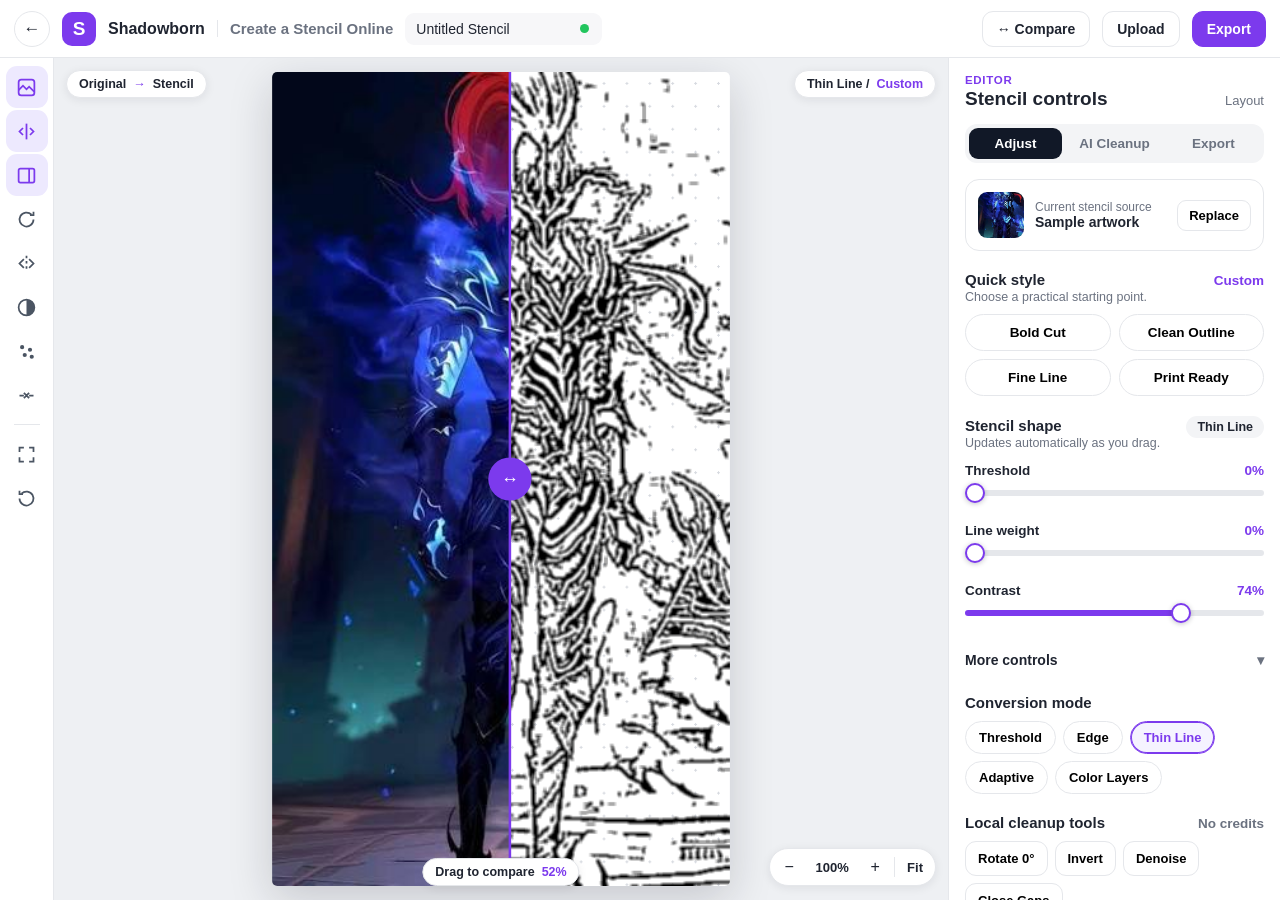
<file: index.html>
<!DOCTYPE html>
<html lang="en">
<head>
<meta charset="utf-8">
<meta name="viewport" content="width=device-width, initial-scale=1, viewport-fit=cover">
<title>Shadowborn — Create a Stencil Online</title>
<!--
  Shadowborn Stencil Maker v6.4 — exact editor clone
  Editor layout and control model follow stencilmaker.org's editor:
  header + left tool rail + compare canvas + right control panel.
  Engine (XDoG / Sauvola / tone bands) is our own code, on-device only.
  No uploads, no accounts, no analytics.
-->
<style>
  :root{
    --violet:#7c3aed; --violet-dk:#6d28d9; --ink:#1f2430; --muted:#6b7280;
    --line:#e5e7eb; --panel:#ffffff; --work:#eef0f3; --radius:14px;
  }
  *{box-sizing:border-box; -webkit-tap-highlight-color:transparent;}
  html,body{height:100%;}
  body{margin:0; font-family:-apple-system,"Segoe UI",Roboto,Helvetica,Arial,sans-serif;
    color:var(--ink); background:var(--work); display:flex; flex-direction:column; overflow:hidden;}
  button{font-family:inherit; cursor:pointer;}
  /* ---------- header ---------- */
  header{height:58px; flex:0 0 58px; background:#fff; border-bottom:1px solid var(--line);
    display:flex; align-items:center; gap:12px; padding:0 14px; z-index:5;}
  .logo{width:34px; height:34px; border-radius:10px; background:var(--violet); color:#fff;
    display:flex; align-items:center; justify-content:center; font-weight:800; font-size:19px; flex:0 0 auto;}
  .brand{font-weight:700; font-size:16px; white-space:nowrap;}
  header h1{font-size:15px; font-weight:600; color:var(--muted); margin:0; white-space:nowrap;
    border-left:1px solid var(--line); padding-left:12px;}
  #projName{border:1px solid transparent; border-radius:9px; padding:7px 10px; font-size:14px;
    min-width:0; flex:0 1 200px; color:var(--ink); background:#f7f7f9;}
  #projName:focus{outline:none; border-color:var(--violet); background:#fff;}
  .projwrap{position:relative; display:flex; align-items:center;}
  .projdot{width:9px; height:9px; border-radius:50%; background:#22c55e; margin-left:-22px; pointer-events:none;}
  .backbtn{width:36px; height:36px; border-radius:50%; border:1px solid var(--line); background:#fff;
    font-size:17px; color:var(--ink); flex:0 0 auto; display:flex; align-items:center; justify-content:center;}
  .qpill.on::after{content:"\2713"; font-weight:800;}
  .creditrow{display:flex; align-items:center; gap:9px; margin-top:12px;}
  .creditpill{background:#f3f4f6; border-radius:999px; padding:5px 12px; font-size:12.5px; font-weight:700; color:var(--muted);}
  .creditbtn{border:1px solid var(--line); background:#fff; border-radius:9px; padding:7px 12px; font-size:13px; font-weight:600;}
  .hspace{flex:1;}
  .hbtn{border:1px solid var(--line); background:#fff; border-radius:11px; padding:9px 14px;
    font-size:14px; font-weight:600; color:var(--ink); display:inline-flex; align-items:center; gap:7px;}
  .hbtn.primary{background:var(--violet); border-color:var(--violet); color:#fff;}
  .hbtn.primary:active{background:var(--violet-dk);}
  /* ---------- layout ---------- */
  #main{flex:1; display:flex; min-height:0;}
  /* left rail */
  #rail{flex:0 0 54px; background:#fff; border-right:1px solid var(--line);
    display:flex; flex-direction:column; align-items:center; padding:8px 0; gap:2px; z-index:4;}
  .rbtn{width:42px; height:42px; border:none; background:transparent; border-radius:11px;
    display:flex; align-items:center; justify-content:center; color:#4b5563;}
  .rbtn svg{width:21px; height:21px;}
  .rbtn.on{background:#ede9fe; color:var(--violet);}
  .rbtn:active{background:#e5e7eb;}
  .rdiv{width:26px; border-top:1px solid var(--line); margin:6px 0;}
  /* workspace */
  #workspace{flex:1; position:relative; overflow:hidden; min-width:0;
    background:var(--work);}
  #pageWrap{position:absolute; left:0; top:0; transform-origin:0 0;}
  #page{position:relative; background:#fff; box-shadow:0 10px 34px rgba(20,20,40,.18);
    border-radius:4px; overflow:hidden;
    background-image:radial-gradient(#d7dae0 1px, transparent 1px); background-size:18px 18px;}
  #view{display:block; width:100%; height:100%; touch-action:none;}
  #emptyState{position:absolute; inset:0; display:flex; flex-direction:column; gap:12px;
    align-items:center; justify-content:center; text-align:center; padding:20px; background:#fff;}
  #emptyState .big{font-size:17px; font-weight:700;}
  #emptyState .small{color:var(--muted); font-size:13px;}
  .pill{position:absolute; background:#fff; border:1px solid var(--line); border-radius:999px;
    padding:6px 12px; font-size:12.5px; font-weight:600; box-shadow:0 2px 10px rgba(20,20,40,.08);
    display:flex; align-items:center; gap:7px; z-index:3; white-space:nowrap;}
  #pillKind{left:12px; top:12px;}
  #pillKind .arr{color:var(--violet);}
  #pillMode{right:12px; top:12px; color:var(--ink);}
  #pillMode b{color:var(--violet); font-weight:700;}
  #splitLine{position:absolute; top:0; bottom:0; width:2px; background:var(--violet); z-index:2;
    margin-left:-1px; display:none;}
  #splitHandle{position:absolute; top:50%; width:34px; height:34px; border-radius:50%;
    background:var(--violet); color:#fff; transform:translate(-50%,-50%); z-index:2; display:none;
    align-items:center; justify-content:center; font-size:14px; box-shadow:0 3px 10px rgba(20,20,40,.25);
    pointer-events:none;}
  #cmpPill{left:50%; bottom:14px; transform:translateX(-50%);}
  #cmpPill b{color:var(--violet);}
  #zoomCluster{position:absolute; right:12px; bottom:14px; z-index:3; background:#fff;
    border:1px solid var(--line); border-radius:999px; display:flex; align-items:center;
    box-shadow:0 2px 10px rgba(20,20,40,.08); overflow:hidden;}
  #zoomCluster button{border:none; background:transparent; width:38px; height:36px; font-size:16px; color:var(--ink);}
  #zoomCluster .zv{min-width:48px; text-align:center; font-size:13px; font-weight:600;}
  #zoomCluster .sep{width:1px; height:20px; background:var(--line);}
  #zoomCluster .fitb{width:auto; padding:0 12px; font-size:13px; font-weight:600;}
  /* right panel */
  #panel{flex:0 0 332px; width:332px; background:var(--panel); border-left:1px solid var(--line);
    overflow-y:auto; padding:16px 16px 28px; z-index:4;}
  #panel .kick{color:var(--violet); font-size:11.5px; font-weight:700; letter-spacing:.06em; text-transform:uppercase;}
  #panel h2{margin:2px 0 0; font-size:19px;}
  .tabs{display:flex; gap:6px; margin:14px 0 16px; background:#f3f4f6; border-radius:12px; padding:4px;}
  .tabs button{flex:1; border:none; background:transparent; padding:8px 4px; border-radius:9px;
    font-size:13.5px; font-weight:600; color:var(--muted);}
  .tabs button.on{background:#111827; color:#fff;}
  .card{border:1px solid var(--line); border-radius:var(--radius); padding:12px; display:flex;
    align-items:center; gap:11px; width:100%; background:#fff; text-align:left;}
  #srcThumb{width:46px; height:46px; border-radius:9px; object-fit:cover; background:#f3f4f6; flex:0 0 auto;}
  .card .t1{font-size:12px; color:var(--muted);}
  .card .t2{font-size:14px; font-weight:600; white-space:nowrap; overflow:hidden; text-overflow:ellipsis; max-width:150px;}
  .card .rep{margin-left:auto; border:1px solid var(--line); background:#fff; border-radius:9px;
    padding:7px 11px; font-size:13px; font-weight:600; flex:0 0 auto;}
  section.blk{margin-top:20px;}
  .blkhead{display:flex; align-items:baseline; justify-content:space-between; gap:8px;}
  .blkhead h3{margin:0; font-size:15px;}
  .blkhead .sub{color:var(--muted); font-size:12.5px; margin-top:2px;}
  .blkhead .val{color:var(--violet); font-weight:700; font-size:13.5px; white-space:nowrap;}
  .blkhead .modepill{background:#f3f4f6; border-radius:999px; padding:4px 11px; font-size:12.5px; font-weight:700;}
  .grid2{display:grid; grid-template-columns:1fr 1fr; gap:8px; margin-top:10px;}
  .qpill{border:1px solid var(--line); background:#fff; border-radius:999px; padding:10px 8px;
    font-size:13.5px; font-weight:600; display:flex; align-items:center; justify-content:center; gap:6px;}
  .qpill.on{border-color:var(--violet); color:var(--violet); background:#f5f3ff;}
  .qpill .dot{width:7px; height:7px; border-radius:50%; background:var(--violet); display:none;}
  .qpill.on .dot{display:block;}
  .ctl{margin-top:13px;}
  .ctl .lab{display:flex; justify-content:space-between; font-size:13.5px; font-weight:600;}
  .ctl .lab .v{color:var(--violet); font-weight:700;}
  input[type=range]{-webkit-appearance:none; appearance:none; width:100%; height:26px; background:transparent; margin:2px 0 0;}
  input[type=range]::-webkit-slider-runnable-track{height:6px; border-radius:3px; background:var(--track,#e5e7eb);}
  input[type=range]::-webkit-slider-thumb{-webkit-appearance:none; width:20px; height:20px; border-radius:50%;
    background:#fff; border:2.5px solid var(--violet); margin-top:-7px; box-shadow:0 1px 5px rgba(20,20,40,.25);}
  input[type=range]::-moz-range-track{height:6px; border-radius:3px; background:#e5e7eb;}
  input[type=range]::-moz-range-progress{height:6px; border-radius:3px; background:var(--violet);}
  input[type=range]::-moz-range-thumb{width:15px; height:15px; border-radius:50%; background:#fff; border:2.5px solid var(--violet);}
  #moreBtn{margin-top:16px; width:100%; border:none; background:transparent; display:flex; justify-content:space-between;
    align-items:center; font-size:14px; font-weight:700; padding:6px 0; color:var(--ink);}
  #moreBtn .chev{color:var(--muted); transition:transform .15s;}
  #moreWrap.open + #moreBtn .chev{transform:rotate(180deg);}
  .modes{display:flex; flex-wrap:wrap; gap:7px; margin-top:10px;}
  .modes button{border:1px solid var(--line); background:#fff; border-radius:999px; padding:8px 13px;
    font-size:13px; font-weight:600;}
  .modes button.on{border-color:var(--violet); color:var(--violet); background:#f5f3ff; box-shadow:0 0 0 1px var(--violet) inset;}
  .tools{display:flex; flex-wrap:wrap; gap:7px; margin-top:10px;}
  .tools button{border:1px solid var(--line); background:#fff; border-radius:11px; padding:9px 12px;
    font-size:13px; font-weight:600;}
  .tools button.on{background:#111827; color:#fff; border-color:#111827;}
  .swatches{display:flex; gap:10px; margin-top:11px;}
  .sw{width:34px; height:34px; border-radius:50%; border:2px solid var(--line); padding:0;}
  .sw.on{border-color:var(--violet); box-shadow:0 0 0 2px #fff, 0 0 0 4px var(--violet);}
  .tglcard{margin-top:10px; width:100%; text-align:left; border:1px solid var(--line); background:#fff;
    border-radius:var(--radius); padding:12px 13px; display:flex; gap:10px; align-items:flex-start;}
  .tglcard .tt{font-size:14px; font-weight:700;}
  .tglcard .td{font-size:12.5px; color:var(--muted); margin-top:1px;}
  .tglcard .st{margin-left:auto; font-size:12px; font-weight:700; color:var(--muted); flex:0 0 auto; padding-top:2px;}
  .tglcard.on{border-color:var(--violet); background:#f5f3ff;}
  .tglcard.on .st{color:var(--violet);}
  .seg2{display:flex; gap:8px; margin-top:10px;}
  .seg2 button{flex:1; border:1px solid var(--line); background:#fff; border-radius:11px; padding:10px;
    font-size:13.5px; font-weight:600;}
  .seg2 button.on{background:#111827; color:#fff; border-color:#111827;}
  #resetBtn{margin-top:22px; border:none; background:transparent; color:var(--muted);
    font-size:13.5px; font-weight:600; padding:6px 0;}
  .fmtcard{margin-top:10px; width:100%; text-align:left; border:1px solid var(--line); background:#fff;
    border-radius:var(--radius); padding:13px; display:flex; gap:11px; align-items:flex-start;}
  .fmtcard.on{border-color:var(--violet); background:#f5f3ff; box-shadow:0 0 0 1px var(--violet) inset;}
  .fmtcard .ft{font-size:15px; font-weight:700;}
  .fmtcard .fd{font-size:12.5px; color:var(--muted); margin-top:1px;}
  .fmtcard .fm{margin-left:auto; font-size:12px; font-weight:700; color:var(--violet); flex:0 0 auto;}
  #dlBtn,#btnDownload{margin-top:16px; width:100%; border:none; border-radius:12px; background:var(--violet); color:#fff;
    padding:14px; font-size:15px; font-weight:700;}
  #btnDownload:active{background:var(--violet-dk);}
  #dlBtn:active{background:var(--violet-dk);}
  .note{color:var(--muted); font-size:12.5px; line-height:1.45; margin-top:10px;}
  #status{position:fixed; left:50%; bottom:18px; transform:translateX(-50%) translateY(20px); background:#111827;
    color:#fff; padding:10px 16px; border-radius:999px; font-size:13.5px; opacity:0; pointer-events:none;
    transition:all .2s; z-index:50; max-width:88vw; text-align:center;}
  #status.show{opacity:1; transform:translateX(-50%) translateY(0);}
  .hidden{display:none !important;}
  @media (max-width:900px){
    body{overflow:auto;}
    #main{flex-direction:column;}
    #workspace{flex:0 0 52vh; order:1;}
    #rail{order:2; flex:0 0 auto; flex-direction:row; overflow-x:auto; border-right:none;
      border-top:1px solid var(--line); padding:4px 8px; justify-content:flex-start;}
    .rdiv{width:0; height:26px; border-top:none; border-left:1px solid var(--line); margin:0 6px;}
    #panel{order:3; flex:0 0 auto; width:100%; border-left:none; overflow:visible;}
    header h1{display:none;}
    #projName{flex:1;}
  }
</style>
</head>
<body>

<header>
  <button class="backbtn" id="btnBack" title="Back to homepage">&#8592;</button>
  <div class="logo">S</div>
  <div class="brand">Shadowborn</div>
  <h1>Create a Stencil Online</h1>
  <div class="projwrap">
    <input id="projName" type="text" value="Untitled Stencil" aria-label="Project name">
    <span class="projdot"></span>
  </div>
  <div class="hspace"></div>
  <button class="hbtn" id="btnCompareTop">&#8596; Compare</button>
  <button class="hbtn" id="btnUploadTop">Upload</button>
  <button class="hbtn primary" id="btnExportTop">Export</button>
  <button class="hbtn primary" id="btnFinishTop" style="display:none">Finish &#8594; Unclaimed</button>
</header>

<div id="main">
  <!-- left tool rail -->
  <nav id="rail" aria-label="Tools">
    <button class="rbtn on" id="rlBackground" title="Background — switch between a transparent stencil and a white page"><svg viewBox="0 0 24 24" fill="none" stroke="currentColor" stroke-width="2"><rect x="3" y="3" width="18" height="18" rx="3"/><path d="M3 15l5-5 4 4 3-3 6 6"/></svg></button>
    <button class="rbtn on" id="rlCompare" title="Compare — drag across the canvas to compare the original image and stencil"><svg viewBox="0 0 24 24" fill="none" stroke="currentColor" stroke-width="2"><path d="M12 3v18"/><path d="M8 8l-4 4 4 4M16 8l4 4-4 4"/></svg></button>
    <button class="rbtn on" id="rlLayout" title="Layout — show or hide the control panel"><svg viewBox="0 0 24 24" fill="none" stroke="currentColor" stroke-width="2"><rect x="3" y="4" width="18" height="16" rx="2"/><path d="M15 4v16"/></svg></button>
    <button class="rbtn" id="rlRotate" title="Rotate — rotate the original and stencil 90 degrees clockwise"><svg viewBox="0 0 24 24" fill="none" stroke="currentColor" stroke-width="2"><path d="M20 12a8 8 0 1 1-2.3-5.6"/><path d="M20 3v4h-4"/></svg></button>
    <button class="rbtn" id="rlMirror" title="Mirror — mirror the stencil for transfer paper or reverse painting"><svg viewBox="0 0 24 24" fill="none" stroke="currentColor" stroke-width="2"><path d="M12 3v18" stroke-dasharray="3 3"/><path d="M9 7L4 12l5 5M15 7l5 5-5 5"/></svg></button>
    <button class="rbtn" id="rlInvert" title="Invert — swap the solid and open areas of the stencil"><svg viewBox="0 0 24 24" fill="none" stroke="currentColor" stroke-width="2"><circle cx="12" cy="12" r="9"/><path d="M12 3a9 9 0 0 1 0 18z" fill="currentColor" stroke="none"/></svg></button>
    <button class="rbtn" id="rlDenoise" title="Denoise — clear loose specks and pinholes before lines are thickened"><svg viewBox="0 0 24 24" fill="none" stroke="currentColor" stroke-width="2"><circle cx="7" cy="7" r="1.4" fill="currentColor"/><circle cx="16" cy="10" r="1.4" fill="currentColor"/><circle cx="10" cy="16" r="1.4" fill="currentColor"/><circle cx="18" cy="18" r="1.4" fill="currentColor"/></svg></button>
    <button class="rbtn" id="rlCloseGaps" title="Close Gaps — close tiny breaks in stencil lines"><svg viewBox="0 0 24 24" fill="none" stroke="currentColor" stroke-width="2"><path d="M4 12h5M15 12h5"/><path d="M9 9l3 3-3 3M15 9l-3 3 3 3"/></svg></button>
    <div class="rdiv"></div>
    <button class="rbtn" id="rlFit" title="Fit Canvas — fit the stencil page back into the workspace"><svg viewBox="0 0 24 24" fill="none" stroke="currentColor" stroke-width="2"><path d="M4 9V4h5M20 9V4h-5M4 15v5h5M20 15v5h-5"/></svg></button>
    <button class="rbtn" id="rlReset" title="Reset — restore all default stencil settings"><svg viewBox="0 0 24 24" fill="none" stroke="currentColor" stroke-width="2"><path d="M4 12a8 8 0 1 0 2.3-5.6"/><path d="M4 3v4h4"/></svg></button>
  </nav>

  <!-- centre workspace -->
  <div id="workspace">
    <div id="pageWrap">
      <div id="page">
        <canvas id="view" width="16" height="16"></canvas>
        <div id="splitLine"></div>
        <div id="splitHandle">&#8596;</div>
        <div id="emptyState">
          <div class="big">Start with an image</div>
          <div class="small">Photos, logos, sketches and flat artwork.<br>PNG, JPG or WebP. Processed on this device only.</div>
          <button class="hbtn primary" id="btnChoose">Choose image</button>
          <button class="hbtn" id="btnCamera">Camera</button>
          <div class="small">…or drop an image file anywhere on this page.</div>
        </div>
      </div>
    </div>
    <div class="pill" id="pillKind">Original <span class="arr">&#8594;</span> Stencil</div>
    <div class="pill" id="pillMode">Thin Line / <b>Custom</b></div>
    <div class="pill" id="cmpPill">Drag to compare <b id="cmpPct">52%</b></div>
    <div id="zoomCluster">
      <button id="zoomOut" aria-label="Zoom out">&minus;</button>
      <div class="zv" id="zoomVal">100%</div>
      <button id="zoomIn" aria-label="Zoom in">+</button>
      <div class="sep"></div>
      <button class="fitb" id="zoomFit">Fit</button>
    </div>
  </div>

  <!-- right control panel -->
  <aside id="panel">
    <div class="kick">Editor</div>
    <div style="display:flex; align-items:baseline; justify-content:space-between">
      <h2>Stencil controls</h2><span style="color:var(--muted); font-size:13px">Layout</span>
    </div>
    <div class="tabs" id="tabs">
      <button data-tab="adjust" class="on">Adjust</button>
      <button data-tab="ai">AI Cleanup</button>
      <button data-tab="export">Export</button>
    </div>

    <!-- ADJUST -->
    <div id="tab-adjust">
      <div class="card">
        <img id="srcThumb" alt="">
        <div>
          <div class="t1">Current stencil source</div>
          <div class="t2" id="srcName">Sample artwork</div>
        </div>
        <button class="rep" id="btnReplace">Replace</button>
      </div>

      <section class="blk">
        <div class="blkhead">
          <div><h3>Quick style</h3><div class="sub">Choose a practical starting point.</div></div>
          <div class="val" id="styleName">Custom</div>
        </div>
        <div class="grid2" id="presetGrid">
          <button class="qpill" data-preset="bold"><span class="dot"></span>Bold Cut</button>
          <button class="qpill" data-preset="clean"><span class="dot"></span>Clean Outline</button>
          <button class="qpill" data-preset="fine"><span class="dot"></span>Fine Line</button>
          <button class="qpill" data-preset="print"><span class="dot"></span>Print Ready</button>
        </div>
      </section>

      <section class="blk">
        <div class="blkhead">
          <div><h3>Stencil shape</h3><div class="sub">Updates automatically as you drag.</div></div>
          <div class="modepill" id="modePill">Thin Line</div>
        </div>
        <div class="ctl">
          <div class="lab"><span>Threshold</span><span class="v" id="thresholdVal">0%</span></div>
          <input type="range" id="sldThreshold" min="0" max="100" value="0" step="1">
        </div>
        <div class="ctl">
          <div class="lab"><span>Line weight</span><span class="v" id="lineWeightVal">0%</span></div>
          <input type="range" id="sldLineWeight" min="0" max="100" value="0" step="1">
        </div>
        <div class="ctl">
          <div class="lab"><span>Contrast</span><span class="v" id="contrastVal">74%</span></div>
          <input type="range" id="sldContrast" min="0" max="100" value="74" step="1">
        </div>
        <div id="moreWrap" class="hidden">
          <div class="ctl">
            <div class="lab"><span>Detail</span><span class="v" id="detailVal">78%</span></div>
            <input type="range" id="sldDetail" min="0" max="100" value="78" step="1">
          </div>
          <div class="ctl">
            <div class="lab"><span>Shadow cleanup</span><span class="v" id="shadowVal">0%</span></div>
            <input type="range" id="sldShadow" min="0" max="100" value="0" step="1">
          </div>
          <div class="ctl">
            <div class="lab"><span>Ink opacity</span><span class="v" id="opacityVal">100%</span></div>
            <input type="range" id="sldOpacity" min="20" max="100" value="100" step="1">
          </div>
        </div>
        <button id="moreBtn">More controls <span class="chev">&#9662;</span></button>
      </section>

      <section class="blk">
        <div class="blkhead"><div><h3>Conversion mode</h3></div></div>
        <div class="modes" id="modeSeg">
          <button data-mode="threshold">Threshold</button>
          <button data-mode="edge">Edge</button>
          <button data-mode="thinline" class="on">Thin Line</button>
          <button data-mode="adaptive">Adaptive</button>
          <button data-mode="layers">Color Layers</button>
        </div>
      </section>

      <section class="blk">
        <div class="blkhead">
          <div><h3>Local cleanup tools</h3></div>
          <div class="val" style="color:var(--muted)">No credits</div>
        </div>
        <div class="tools">
          <button id="btnRotate">Rotate 0&deg;</button>
          <button id="btnInvert">Invert</button>
          <button id="btnDenoise">Denoise</button>
          <button id="btnCloseGaps">Close Gaps</button>
        </div>
      </section>

      <section class="blk">
        <div class="blkhead">
          <div><h3>Ink color</h3></div>
          <div class="val" style="color:var(--ink)" id="inkName">Black</div>
        </div>
        <div class="swatches" id="inkSeg">
          <button class="sw on" data-ink="#000000" data-name="Black" style="background:#000" aria-label="Use Black stencil ink"></button>
          <button class="sw" data-ink="#d42a1e" data-name="Red" style="background:#d42a1e" aria-label="Use Red stencil ink"></button>
          <button class="sw" data-ink="#1e56d4" data-name="Blue" style="background:#1e56d4" aria-label="Use Blue stencil ink"></button>
          <button class="sw" data-ink="#1e9e4a" data-name="Green" style="background:#1e9e4a" aria-label="Use Green stencil ink"></button>
        </div>
      </section>

      <section class="blk">
        <button class="tglcard on" id="tglTransparent">
          <div><div class="tt">Transparent background</div><div class="td">Best for PNG and cutting workflows</div></div>
          <div class="st">On</div>
        </button>
        <button class="tglcard" id="tglMirror">
          <div><div class="tt">Mirror output</div><div class="td">Useful for transfer paper</div></div>
          <div class="st">Off</div>
        </button>
      </section>

      <section class="blk">
        <div class="blkhead"><div><h3>Page size</h3></div></div>
        <div class="seg2" id="pageSeg">
          <button data-page="a4" class="on">A4</button>
          <button data-page="letter">Letter</button>
        </div>
      </section>

      <button id="resetBtn">Reset settings</button>
    </div>

    <!-- AI CLEANUP -->
    <div id="tab-ai" class="hidden">
      <section class="blk" style="margin-top:2px">
        <div class="blkhead"><div><h3>Clean up with AI</h3></div></div>
        <p class="note" style="margin-top:8px">AI Cleanup is optional. It repairs rough edges and simplifies busy detail after the free local conversion.</p>
        <div class="creditrow">
          <span class="creditpill">No credits</span>
          <button class="creditbtn" id="btnCredits">Get credits</button>
        </div>
        <button id="dlBtn" disabled style="background:#111827; opacity:.45">AI Cleanup</button>
        <p class="note">Try the free local tools first. Open Adjust and use Denoise or Close Gaps.</p>
      </section>
    </div>

    <!-- EXPORT -->
    <div id="tab-export" class="hidden">
      <section class="blk" style="margin-top:2px">
        <div class="blkhead">
          <div><h3>Export your stencil</h3><div class="sub">Choose a file for printing or cutting.</div></div>
        </div>
        <button class="fmtcard on" data-fmt="png">
          <div><div class="ft">PNG</div><div class="fd">Print-ready PNG &middot; Best for print and sharing</div></div>
          <div class="fm">300 DPI</div>
        </button>
        <button class="fmtcard" data-fmt="svg">
          <div><div class="ft">SVG</div><div class="fd">Vector SVG &middot; Best for Cricut and Silhouette</div></div>
          <div class="fm">Vector</div>
        </button>
        <button class="fmtcard" data-fmt="pdf">
          <div><div class="ft">PDF</div><div class="fd">Print-ready PDF &middot; Best for paper stencils</div></div>
          <div class="fm" id="pdfSizeLbl">A4</div>
        </button>
        <div class="blkhead" style="margin-top:16px"><div><h3 style="font-size:14px">PNG size</h3></div></div>
        <div class="seg2" id="pageSeg2">
          <button data-page="a4" class="on">A4</button>
          <button data-page="letter">Letter</button>
        </div>
        <p class="note" id="pngNote">PNG export uses the selected paper size.</p>
        <button id="btnDownload">Download PNG</button>
      </section>
    </div>
  </aside>
</div>

<div id="status" role="status"></div>

<input type="file" id="fileInput" accept="image/*" class="hidden">
<input type="file" id="camInput" accept="image/*" capture="environment" class="hidden">

<script>
"use strict";
/* ================= state ================= */
const $=function(id){ return document.getElementById(id); };
/* Brandon's default set (his screenshot, 2026-11-23): Thin Line,
   pure lines, no cleanup passes — opens and resets to exactly this. */
const DEFAULTS={mode:"thinline",threshold:0,detail:78,lineWeight:0,contrast:74,shadow:0,
  denoise:false,closeGaps:false,invert:false,opacity:100,ink:"#000000",
  transparent:true,mirror:false,pageSize:"a4"};
const S={
  srcCanvas:null, origCanvas:null, srcW:0, srcH:0, gray:null, grayDirty:true,
  mask:null, tone:null, rot:0,
  settings:Object.assign({},DEFAULTS),
  styleName:"Custom", fmt:"png", compare:true, cmpSplit:0.52
};
const Z={s:1,tx:0,ty:0,fit:1}; // zoom/pan; s is absolute scale, fit = fitted scale
const MAXDIM=1800; // working size: at most 1800 px on the long side

let statusTimer=null;
function status(msg){
  const el=$("status"); el.textContent=msg; el.classList.add("show");
  clearTimeout(statusTimer);
  statusTimer=setTimeout(function(){ el.classList.remove("show"); },2600);
}
function download(url,name){
  const a=document.createElement("a");
  a.href=url; a.download=name;
  document.body.appendChild(a); a.click(); a.remove();
}

/* ================= image loading ================= */
function loadFile(file){
  if(!file||!file.type||file.type.indexOf("image/")!==0){
    status("That doesn't look like an image file."); return;
  }
  const rd=new FileReader();
  rd.onload=function(){
    const img=new Image();
    img.onload=function(){
      let w=img.naturalWidth, h=img.naturalHeight;
      const m=Math.max(w,h);
      if(m>MAXDIM){ const k=MAXDIM/m; w=Math.round(w*k); h=Math.round(h*k); }
      const c=document.createElement("canvas"); c.width=w; c.height=h;
      c.getContext("2d").drawImage(img,0,0,w,h);
      setupImage(c,file.name||"Image");
      status("Image loaded — "+w+"×"+h+" working size.");
    };
    img.onerror=function(){ status("That image couldn't be read."); };
    img.src=rd.result;
  };
  rd.readAsDataURL(file);
}
function setupImage(c,name){
  S.srcCanvas=c; S.origCanvas=c; S.srcW=c.width; S.srcH=c.height; S.rot=0;
  S.gray=null; S.grayDirty=true; S.mask=null; S.tone=null;
  $("srcName").textContent=name;
  $("srcThumb").src=c.toDataURL("image/png");
  $("emptyState").classList.add("hidden");
  $("btnRotate").innerHTML="Rotate 0&deg;";
  fitView(); process();
}
function rotateSrc(){
  if(!S.srcCanvas) return;
  const c=document.createElement("canvas");
  c.width=S.srcH; c.height=S.srcW;
  const ctx=c.getContext("2d");
  ctx.translate(c.width/2,c.height/2); ctx.rotate(Math.PI/2);
  ctx.drawImage(S.srcCanvas,-S.srcW/2,-S.srcH/2);
  S.srcCanvas=c; S.srcW=c.width; S.srcH=c.height;
  S.rot=(S.rot+90)%360;
  S.gray=null; S.grayDirty=true;
  $("btnRotate").innerHTML="Rotate "+S.rot+"&deg;";
  fitView(); process();
}

/* ================= ENGINE (ours) ================= */
function computeGray(px, w, h, brightness, contrast){
  const g = new Uint8Array(w*h);
  // brightness/contrast baked into a 256-entry LUT: per-pixel work is then
  // just integer math + one table lookup (fast on phone CPUs).
  const lut = new Uint8Array(256);
  for(let l=0;l<256;l++){
    const v = Math.round((l-128)*contrast + 128 + brightness);
    lut[l] = v<0?0:(v>255?255:v);
  }
  // integer BT.601 luma: (19595*R + 38469*G + 7472*B + 32768) >> 16
  for(let i=0, p=0; i<w*h; i++, p+=4){
    g[i] = lut[(19595*px[p] + 38469*px[p+1] + 7472*px[p+2] + 32768) >> 16];
  }
  return g;
}

function boxBlur(gray, w, h, radius){
  if(radius<=0) return gray.slice();
  const r = Math.max(1, radius|0), inv = 1/(2*r+1);
  const tmp = new Float32Array(w*h), out = new Uint8Array(w*h);
  // horizontal pass -> tmp
  for(let y=0;y<h;y++){
    const row=y*w, first=gray[row], last=gray[row+w-1];
    let acc=0;
    for(let k=0;k<r;k++) acc+=first;             // left edge replication
    const lim=Math.min(w, r+1);
    for(let x=0;x<lim;x++) acc+=gray[row+x];
    for(let x=0;x<w;x++){
      tmp[row+x]=acc*inv;
      acc += (x+r+1<w ? gray[row+x+r+1] : last)
           - (x-r>=0   ? gray[row+x-r]   : first);
    }
  }
  // vertical pass -> out
  for(let x=0;x<w;x++){
    const first=tmp[x], last=tmp[(h-1)*w+x];
    let acc=0;
    for(let k=0;k<r;k++) acc+=first;             // top edge replication
    const lim=Math.min(h, r+1);
    for(let y=0;y<lim;y++) acc+=tmp[y*w+x];
    for(let y=0;y<h;y++){
      const v=Math.round(acc*inv);
      out[y*w+x]=v<0?0:(v>255?255:v);
      const idx=y*w+x;
      acc += (y+r+1<h ? tmp[idx+(r+1)*w] : last)
           - (y-r>=0   ? tmp[idx-r*w]     : first);
    }
  }
  return out;
}

function thresholdMask(gray, w, h, level){
  const m = new Uint8Array(w*h);
  for(let i=0;i<w*h;i++) m[i] = gray[i] < level ? 1 : 0;
  return m;
}

function otsuLevel(gray){
  const hist=new Array(256).fill(0);
  for(let i=0;i<gray.length;i++) hist[gray[i]]++;
  const total=gray.length;
  let sum=0;
  for(let t=0;t<256;t++) sum+=t*hist[t];
  let sumB=0, wB=0, best=0, thresh=128;
  for(let t=0;t<256;t++){
    wB+=hist[t];
    if(!wB) continue;
    const wF=total-wB;
    if(!wF) break;
    sumB+=t*hist[t];
    const mB=sumB/wB, mF=(sum-sumB)/wF, d=mB-mF;
    const between=wB*wF*d*d;
    if(between>best){ best=between; thresh=t; }
  }
  return thresh;
}

function toneCuts(gray){
  const hist=new Uint32Array(256);
  for(let i=0;i<gray.length;i++) hist[gray[i]]++;
  const total=gray.length;
  let cum=0, lo=85, hi=170, loSet=false;
  for(let t=0;t<256;t++){
    cum+=hist[t];
    if(!loSet && cum>=total/3){ lo=t; loSet=true; }
    if(cum>=2*total/3){ hi=t; break; }
  }
  return {lo:lo, hi:hi};
}

function cutLevel(gray, t){
  const c=toneCuts(gray);
  if(t<=30) return Math.round(c.lo*(t/30));
  return Math.round(c.lo + (t-30)/70*(c.hi-c.lo)*0.92);
}

function shadowLift(gray,w,h,amt){
  if(amt<=0) return gray;
  let bsum=0, bn=0;
  for(let x=0;x<w;x++){ bsum+=gray[x]+gray[(h-1)*w+x]; bn+=2; }
  for(let y=0;y<h;y++){ bsum+=gray[y*w]+gray[y*w+w-1]; bn+=2; }
  if(bsum/bn<90) return gray.slice();
  const r=Math.max(8,(Math.min(w,h)>>3));
  const bg=boxBlur(gray,w,h,r);
  const out=new Uint8Array(w*h), f=amt/100;
  for(let i=0;i<w*h;i++){
    const lifted=Math.round(gray[i]*255/(bg[i]+8));
    const v=Math.round(gray[i]+(Math.min(255,lifted)-gray[i])*f);
    out[i]=v<0?0:(v>255?255:v);
  }
  return out;
}

function localContrast(gray,w,h,amt){
  if(amt<=0) return gray;
  const r=Math.max(2,(Math.min(w,h)/48)|0);
  const blur=boxBlur(gray,w,h,r);
  const out=new Uint8Array(w*h), f=amt/50;
  for(let i=0;i<w*h;i++){
    const v=Math.round(gray[i]+(gray[i]-blur[i])*f);
    out[i]=v<0?0:(v>255?255:v);
  }
  return out;
}

function xdogMask(gray,w,h,v){
  const r1=2, r2=3;
  const b1=boxBlur(gray,w,h,r1), b2=boxBlur(gray,w,h,r2);
  const n=w*h;
  const eps=-Math.max(0.5, 2*Math.pow(2,(100-v)/50));
  const m=new Uint8Array(n);
  for(let i=0;i<n;i++) m[i]=(b1[i]-0.99*b2[i])<eps?1:0;
  return m;
}

function xdogSoftMask(gray,w,h,v){
  const r1=1, r2=2;
  const b1=boxBlur(gray,w,h,r1), b2=boxBlur(gray,w,h,r2);
  const n=w*h;
  const eps=-Math.max(0.3, 1.2*Math.pow(2,(83-v)/50));
  const m=new Uint8Array(n);
  for(let i=0;i<n;i++) m[i]=(b1[i]-0.99*b2[i])<eps?1:0;
  return m;
}

function invertMask(mask){
  for(let i=0;i<mask.length;i++) mask[i]^=1;
  return mask;
}

function detailK(v){ return 0.5-(v/100)*0.4; }

function autoWin(w,h){
  return Math.max(15,Math.min(61,Math.round(Math.min(w,h)/32)));
}

function integralImages(gray,w,h){
  const W=w+1, I=new Float64Array(W*(h+1)), I2=new Float64Array(W*(h+1));
  for(let y=0;y<h;y++){
    let rs=0, rs2=0;
    const row=y*w;
    for(let x=0;x<w;x++){
      const v=gray[row+x]; rs+=v; rs2+=v*v;
      const idx=(y+1)*W+(x+1);
      I[idx]=I[y*W+(x+1)]+rs;
      I2[idx]=I2[y*W+(x+1)]+rs2;
    }
  }
  return {I:I,I2:I2,W:W};
}

function rectSum(I,W,x0,y0,x1,y1){
  return I[y1*W+x1]-I[y0*W+x1]-I[y1*W+x0]+I[y0*W+x0];
}

function sauvolaMask(gray,w,h,k,win){
  const T=integralImages(gray,w,h), I=T.I, I2=T.I2, W=T.W;
  const m=new Uint8Array(w*h), R=128, r=(win>>1);
  for(let y=0;y<h;y++){
    const y0=Math.max(0,y-r), y1=Math.min(h,y+r+1), row=y*w;
    for(let x=0;x<w;x++){
      const x0=Math.max(0,x-r), x1=Math.min(w,x+r+1);
      const n=(x1-x0)*(y1-y0);
      const mean=rectSum(I,W,x0,y0,x1,y1)/n;
      const sq=rectSum(I2,W,x0,y0,x1,y1)/n;
      const std=Math.sqrt(Math.max(0,sq-mean*mean));
      const t=mean*(1+k*(std/R-1));
      m[row+x]=gray[row+x]<t?1:0;
    }
  }
  return m;
}

function dilateMask(mask,w,h,r){
  r=Math.round(r); // integer radii only: fractional steps read off-grid pixels and collapse the mask
  if(r<=0) return mask;
  const n=w*h, tmp=new Uint8Array(n), out=new Uint8Array(n);
  for(let y=0;y<h;y++){
    const row=y*w;
    for(let x=0;x<w;x++){
      let m=0;
      for(let k=-r;k<=r;k++){
        const xx=x+k;
        if(xx>=0&&xx<w&&mask[row+xx]){ m=1; break; }
      }
      tmp[row+x]=m;
    }
  }
  for(let x=0;x<w;x++){
    for(let y=0;y<h;y++){
      let m=0;
      for(let k=-r;k<=r;k++){
        const yy=y+k;
        if(yy>=0&&yy<h&&tmp[yy*w+x]){ m=1; break; }
      }
      out[y*w+x]=m;
    }
  }
  return out;
}

function closeMask(mask,w,h,r){
  r=Math.round(r);
  if(r<=0) return mask;
  const d=dilateMask(mask,w,h,r);
  const n=w*h, inv=new Uint8Array(n);
  for(let i=0;i<n;i++) inv[i]=d[i]?0:1;
  const e=dilateMask(inv,w,h,r);
  const out=new Uint8Array(n);
  for(let i=0;i<n;i++) out[i]=e[i]?0:1;
  return out;
}

function labelComponents(mask, w, h, value){
  const labels = new Int32Array(w*h).fill(-1);
  const parent = [0];
  function find(a){
    let r=a;
    while(parent[r]!==r) r=parent[r];
    while(parent[a]!==a){ const n=parent[a]; parent[a]=r; a=n; }
    return r;
  }
  let next=1;
  for(let y=0;y<h;y++){
    const row=y*w;
    for(let x=0;x<w;x++){
      const i=row+x;
      if(mask[i]!==value) continue;
      const a=(x>0)?labels[i-1]:-1;
      const b=(y>0)?labels[i-w]:-1;
      if(a<0&&b<0){ labels[i]=next; parent[next]=next; next++; }
      else if(b<0){ labels[i]=a; }
      else if(a<0){ labels[i]=b; }
      else{ const ra=find(a), rb=find(b); labels[i]=ra; if(ra!==rb) parent[rb]=ra; }
    }
  }
  const remap=new Int32Array(next).fill(-1);
  const sizes=[]; let count=0;
  for(let i=0;i<w*h;i++){
    const l=labels[i]; if(l<0) continue;
    const r=find(l);
    let c=remap[r];
    if(c<0){ c=count++; remap[r]=c; sizes[c]=0; }
    labels[i]=c; sizes[c]++;
  }
  return {labels, sizes, count};
}

/* Line-mode denoise: plain size kill + hole fill ONLY. Both operations
   are inclusion-monotone (ink components only grow as Detail rises;
   holes only shrink), so the output is nested: raising Detail can add
   lines but can never remove one. The ring rule in despeckleMask is
   deliberately NOT used here — a new strand crossing a loop's hole
   could flip the loop to "standalone ring" and delete the whole loop
   in one slider step. */
function denoiseLineMask(mask, w, h, minSize){
  if(minSize<=0) return mask;
  const eff=Math.max(1, Math.round(minSize*(w*h)/300000));
  let L=labelComponents(mask,w,h,1);
  for(let i=0;i<w*h;i++)
    if(mask[i]===1 && L.sizes[L.labels[i]]<eff) mask[i]=0;
  L=labelComponents(mask,w,h,0);
  const bg=new Set();
  for(let x=0;x<w;x++){ bg.add(L.labels[x]); bg.add(L.labels[(h-1)*w+x]); }
  for(let y=0;y<h;y++){ bg.add(L.labels[y*w]); bg.add(L.labels[y*w+w-1]); }
  for(let i=0;i<w*h;i++)
    if(mask[i]===0 && !bg.has(L.labels[i]) && L.sizes[L.labels[i]]<eff) mask[i]=1;
  return mask;
}
function despeckleMask(mask, w, h, minSize){
  if(minSize<=0) return mask;
  // normalize: minSize is calibrated at ~300k pixels (a typical phone
  // image); scale by image area so the slider behaves the same at any
  // size. (At 1200x1200 reference the standard setting was too weak to
  // bite on phone-size images and glow rings survived it.)
  const eff=Math.max(1, Math.round(minSize*(w*h)/300000));
  let L=labelComponents(mask,w,h,1);
  for(let i=0;i<w*h;i++)
    if(mask[i]===1 && L.sizes[L.labels[i]]<eff) mask[i]=0;
  L=labelComponents(mask,w,h,0);
  const bg=new Set();
  for(let x=0;x<w;x++){ bg.add(L.labels[x]); bg.add(L.labels[(h-1)*w+x]); }
  for(let y=0;y<h;y++){ bg.add(L.labels[y*w]); bg.add(L.labels[y*w+w-1]); }
  const LI=labelComponents(mask,w,h,1);
  // ink comp -> adjacent paper comps (to spot standalone loops: ink that
  // touches nothing but one hole and the background is a drawn ring)
  const inkPaper=new Map();
  const holeInk=new Map();
  for(let y=0;y<h;y++) for(let x=0;x<w;x++){
    const i=y*w+x; if(mask[i]!==0) continue;
    const hc=L.labels[i];
    const nbs=[x>0?i-1:-1, x<w-1?i+1:-1, y>0?i-w:-1, y<h-1?i+w:-1];
    for(let k=0;k<4;k++){
      const n=nbs[k];
      if(n>=0&&mask[n]===1){
        const ic=LI.labels[n];
        if(!inkPaper.has(ic)) inkPaper.set(ic,new Set());
        inkPaper.get(ic).add(hc);
        if(!bg.has(hc) && L.sizes[hc]<eff*40){
          if(!holeInk.has(hc)) holeInk.set(hc,new Set());
          holeInk.get(hc).add(ic);
        }
      }
    }
  }
  const killInk=new Set(), fillHole=new Set();
  holeInk.forEach(function(inks,hc){
    let ring=true, allThin=true;
    inks.forEach(function(ic){
      if(LI.sizes[ic]>=eff*16) ring=false;
      if(LI.sizes[ic]>=eff*6) allThin=false;
      const adj=inkPaper.get(ic);
      adj.forEach(function(pc){ if(pc!==hc && !bg.has(pc)) ring=false; });
    });
    let tot=0; inks.forEach(function(ic){ tot+=LI.sizes[ic]; });
    if(ring || (L.sizes[hc]<eff && allThin && tot<eff*8)){
      inks.forEach(function(ic){ killInk.add(ic); });
    }
    else if(L.sizes[hc]<eff) fillHole.add(hc);
  });
  for(let i=0;i<w*h;i++){
    if(mask[i]===1 && killInk.has(LI.labels[i])) mask[i]=0;
    else if(mask[i]===0 && fillHole.has(L.labels[i])) mask[i]=1;
  }
  return mask;
}

/* ================= pipeline (their pass order) ================= */
function currentGray(){
  if(S.grayDirty||!S.gray){
    const st=S.settings;
    const ctx=S.srcCanvas.getContext("2d");
    const px=ctx.getImageData(0,0,S.srcW,S.srcH).data;
    let g=computeGray(px,S.srcW,S.srcH,0,1);
    for(let i=0,p=3;i<g.length;i++,p+=4) if(px[p]<128) g[i]=255; // transparent = paper
    if(st.mode==="layers"&&st.contrast>0){ // Color Layers: stretch greys from mid-grey
      const f=1+st.contrast/100;
      for(let i=0;i<g.length;i++){ const v=Math.round(128+(g[i]-128)*f); g[i]=v<0?0:(v>255?255:v); }
    }
    if(st.shadow>0) g=shadowLift(g,S.srcW,S.srcH,st.shadow);
    if(st.mode==="threshold"&&st.contrast>0) g=localContrast(g,S.srcW,S.srcH,st.contrast);
    // line modes: the reference says Contrast "barely affects" them —
    // a weak version of the same local contrast, so the slider is not
    // dead there (at a fixed Contrast it cannot disturb Detail's
    // add-only guarantee, which is measured per-slider)
    if((st.mode==="edge"||st.mode==="thinline")&&st.contrast>0)
      g=localContrast(g,S.srcW,S.srcH,st.contrast*0.15);
    // Pre-blur. In the LINE modes (Edge / Thin Line) the blur is FIXED:
    // Detail there is purely the line finder's sensitivity, so raising
    // it can only ever add lines, never move or remove them. In the
    // filled modes the blur stays tied to Detail, as in the reference.
    const lineMode=(st.mode==="edge"||st.mode==="thinline");
    const bf=lineMode ? 0.7*(Math.min(S.srcW,S.srcH)/800)
                      : ((100-st.detail)/25)*(Math.min(S.srcW,S.srcH)/800);
    if(bf>0.05){
      const r0=Math.floor(bf), fr=bf-r0;
      if(fr<0.05){ g=boxBlur(g,S.srcW,S.srcH,Math.max(1,r0)); }
      else{
        const a=r0===0?g:boxBlur(g,S.srcW,S.srcH,r0);
        const b=boxBlur(g,S.srcW,S.srcH,r0+1);
        const out=new Uint8Array(a.length);
        for(let i=0;i<out.length;i++) out[i]=Math.round(a[i]+(b[i]-a[i])*fr);
        g=out;
      }
    }
    S.gray=g; S.grayDirty=false;
  }
  return S.gray;
}
function denoiseAbs(){
  const st=S.settings;
  const base=st.denoise?42:8;
  // line modes: fixed limit — Detail must never change what denoise
  // removes there, or lines would vanish as Detail rises
  if(st.mode==="edge"||st.mode==="thinline") return base;
  return Math.max(2,Math.round(base*(1.15-st.detail/200)));
}
/* Line weight -> dilation amount (fractional). Integer radii alone
   made the slider dead on small images (radius rounded to 1 across
   most of the range); the fractional part grows ink by including
   pixels whose neighbourhood is at least (1-frac) full — smooth and
   inclusion-monotone. Filled modes: nothing up to 40, then shapes
   grow. Scales with picture size. */
function lwAmount(){
  const st=S.settings;
  const scale=Math.min(S.srcW,S.srcH)/800;
  if(st.mode==="edge"||st.mode==="thinline")
    // Thin Line stays finer than Edge at the same setting (reference)
    return (st.lineWeight/100)*2.5*scale*(st.mode==="thinline"?0.6:1);
  if(st.lineWeight<=40) return 0;
  return ((st.lineWeight-40)/60)*3*scale;
}
function dilateFractional(mask,w,h,r){
  const r0=Math.floor(r), fr=r-r0;
  let m=mask;
  if(r0>0) m=dilateMask(m,w,h,r0);
  if(fr>0.02){
    const mg=new Uint8Array(w*h);
    for(let i=0;i<w*h;i++) mg[i]=m[i]?255:0;
    const b=boxBlur(mg,w,h,1);
    const thr=Math.round((1-fr)*255);
    const out=new Uint8Array(m);
    for(let i=0;i<w*h;i++) if(b[i]>=thr) out[i]=1;
    m=out;
  }
  return m;
}
function buildMasks(){
  const st=S.settings, w=S.srcW, h=S.srcH, gray=currentGray();
  if(st.mode==="layers"){
    const c=toneCuts(gray), shift=(st.threshold-50)*1.2;
    let c1=Math.max(1,Math.min(253,Math.round(c.lo+shift)));
    let c2=Math.max(c1+1,Math.min(254,Math.round(c.hi+shift)));
    const tone=new Uint8Array(w*h);
    for(let i=0;i<w*h;i++) tone[i]=gray[i]<=c1?0:(gray[i]<=c2?1:2);
    S.tone=tone; S.mask=null;
    return;
  }
  S.tone=null;
  let m;
  if(st.mode==="threshold"){
    m=thresholdMask(gray,w,h,cutLevel(gray,st.threshold));
    const edges=xdogMask(gray,w,h,170); // strong edges traced too
    for(let i=0;i<m.length;i++) m[i]|=edges[i];
  }else if(st.mode==="edge"||st.mode==="thinline"){
    m = st.mode==="edge" ? xdogMask(gray,w,h,st.detail*1.6)
                         : xdogSoftMask(gray,w,h,st.detail*1.6);
    if(st.threshold>35){
      // Fill the darkest areas solid. Background is decided ONCE, at
      // the base cut (Threshold 30): fill regions border-connected at
      // that level never fill. Deciding per-slider-position instead
      // would make a growing fill region vanish the moment it touched
      // the border — the same add/remove cliff as the old denoise.
      const baseFill=thresholdMask(gray,w,h,cutLevel(gray,30));
      const BL=labelComponents(baseFill,w,h,1);
      const border=new Set();
      for(let x=0;x<w;x++){ border.add(BL.labels[x]); border.add(BL.labels[(h-1)*w+x]); }
      for(let y=0;y<h;y++){ border.add(BL.labels[y*w]); border.add(BL.labels[y*w+w-1]); }
      const fill=thresholdMask(gray,w,h,cutLevel(gray,st.threshold));
      for(let i=0;i<m.length;i++)
        if(fill[i] && !(baseFill[i]&&border.has(BL.labels[i]))) m[i]|=1;
    }
  }else{ // adaptive
    const win=Math.max(9,Math.round(autoWin(w,h)*(1.7-st.detail/100)));
    let k=detailK(st.detail)+(50-st.threshold)/250;
    k=Math.max(0.05,Math.min(0.6,k));
    m=sauvolaMask(gray,w,h,k,win);
  }
  // tidy pass: denoise FIRST, then line weight, then close gaps, invert LAST
  if(st.mode==="edge"||st.mode==="thinline") denoiseLineMask(m,w,h,denoiseAbs());
  else despeckleMask(m,w,h,denoiseAbs());
  const lwA=lwAmount();
  if(lwA>0) m=dilateFractional(m,w,h,lwA);
  if(st.closeGaps) m=closeMask(m,w,h,Math.max(1,Math.round(1.5*Math.min(w,h)/800)));
  if(st.invert) invertMask(m);
  S.mask=m;
}
let scheduled=false;
function schedule(){
  if(scheduled||!S.srcCanvas) return;
  scheduled=true;
  setTimeout(function(){ scheduled=false; process(); },120);
}
function process(){
  if(!S.srcCanvas) return;
  try{ buildMasks(); render(); }
  catch(err){ status("Processing hiccup — try a smaller image."); }
}

/* ================= styled output ================= */
function inkRGB(){
  const hx=S.settings.ink;
  return [parseInt(hx.slice(1,3),16), parseInt(hx.slice(3,5),16), parseInt(hx.slice(5,7),16)];
}
/* The stencil as handed back: ink in the chosen color/opacity with a
   soft ~1px edge. white=true composites on white; false = transparency. */
function styledCanvas(white){
  const w=S.srcW, h=S.srcH, st=S.settings;
  let c=document.createElement("canvas"); c.width=w; c.height=h;
  const ctx=c.getContext("2d");
  const id=ctx.createImageData(w,h), d=id.data;
  const rgb=inkRGB(), op=st.opacity/100;
  let alpha;
  if(S.tone){
    alpha=new Uint8Array(w*h);
    for(let i=0;i<w*h;i++){
      let t=S.tone[i]; if(st.invert) t=2-t;
      alpha[i]=t===0?255:(t===1?115:0);
    }
  }else{
    const m=S.mask; if(!m) return c;
    const mg=new Uint8Array(w*h);
    for(let i=0;i<w*h;i++) mg[i]=m[i]?255:0;
    alpha=boxBlur(mg,w,h,1);
  }
  for(let i=0,p=0;i<w*h;i++,p+=4){
    const a=(alpha[i]/255)*op;
    if(white){
      d[p]=Math.round(rgb[0]*a+255*(1-a));
      d[p+1]=Math.round(rgb[1]*a+255*(1-a));
      d[p+2]=Math.round(rgb[2]*a+255*(1-a));
      d[p+3]=255;
    }else{
      d[p]=rgb[0]; d[p+1]=rgb[1]; d[p+2]=rgb[2];
      d[p+3]=Math.round(a*255);
    }
  }
  ctx.putImageData(id,0,0);
  if(st.mirror){
    const f=document.createElement("canvas"); f.width=w; f.height=h;
    const fx=f.getContext("2d");
    fx.translate(w,0); fx.scale(-1,1); fx.drawImage(c,0,0);
    c=f;
  }
  return c;
}

/* ================= render / compare / zoom ================= */
const view=$("view"), vctx=view.getContext("2d");
const workspace=$("workspace"), pageWrap=$("pageWrap"), page=$("page");
function render(){
  if(!S.srcCanvas) return;
  view.width=S.srcW; view.height=S.srcH;
  page.style.width=S.srcW+"px"; page.style.height=S.srcH+"px";
  if(!S.mask&&!S.tone) return;
  const st=S.settings;
  // stencil side (paper = white unless transparent bg chosen)
  vctx.drawImage(styledCanvas(!st.transparent),0,0);
  if(S.compare){
    const sx=Math.round(S.srcW*S.cmpSplit);
    if(sx>0){
      vctx.save();
      vctx.beginPath(); vctx.rect(0,0,sx,S.srcH); vctx.clip();
      vctx.drawImage(S.srcCanvas,0,0);
      vctx.restore();
    }
    $("splitLine").style.display="block";
    $("splitLine").style.left=(S.cmpSplit*100)+"%";
    const hd=$("splitHandle");
    hd.style.display="flex"; hd.style.left=(S.cmpSplit*100)+"%";
    $("cmpPct").textContent=Math.round(S.cmpSplit*100)+"%";
    $("cmpPill").classList.remove("hidden");
  }else{
    $("splitLine").style.display="none";
    $("splitHandle").style.display="none";
    $("cmpPill").classList.add("hidden");
  }
}
function applyT(){
  pageWrap.style.transform="translate("+Z.tx+"px,"+Z.ty+"px) scale("+Z.s+")";
  $("zoomVal").textContent=Math.round(100*Z.s/Z.fit)+"%";
}
function fitView(){
  if(!S.srcCanvas) return;
  const r=workspace.getBoundingClientRect();
  Z.fit=Math.min((r.width-28)/S.srcW,(r.height-28)/S.srcH);
  Z.s=Z.fit;
  Z.tx=(r.width-S.srcW*Z.s)/2; Z.ty=(r.height-S.srcH*Z.s)/2;
  applyT();
}
function zoomAt(f,cx,cy){
  const r=workspace.getBoundingClientRect();
  const px=(cx===undefined? r.width/2 : cx-r.left), py=(cy===undefined? r.height/2 : cy-r.top);
  const ns=Math.min(Z.fit*8,Math.max(Z.fit*0.2,Z.s*f));
  const k=ns/Z.s;
  Z.tx=px-(px-Z.tx)*k; Z.ty=py-(py-Z.ty)*k; Z.s=ns;
  applyT();
}
$("zoomIn").addEventListener("click",function(){ zoomAt(1.25); });
$("zoomOut").addEventListener("click",function(){ zoomAt(0.8); });
$("zoomFit").addEventListener("click",fitView);
workspace.addEventListener("wheel",function(e){
  if(!S.srcCanvas) return;
  e.preventDefault();
  zoomAt(e.deltaY<0?1.1:0.9, e.clientX, e.clientY);
},{passive:false});

/* pointer: drag = compare split (compare on) or pan (off); pinch = zoom */
const ptrs=new Map(); let prevPt=null, prevPinch=0;
view.addEventListener("pointerdown",function(e){
  view.setPointerCapture(e.pointerId);
  ptrs.set(e.pointerId,{x:e.clientX,y:e.clientY});
  prevPt={x:e.clientX,y:e.clientY};
  if(ptrs.size===2){
    const a=[...ptrs.values()];
    prevPinch=Math.hypot(a[0].x-a[1].x,a[0].y-a[1].y);
  }
});
view.addEventListener("pointermove",function(e){
  if(!ptrs.has(e.pointerId)) return;
  const old=ptrs.get(e.pointerId);
  ptrs.set(e.pointerId,{x:e.clientX,y:e.clientY});
  if(ptrs.size===2){
    const a=[...ptrs.values()];
    const d=Math.hypot(a[0].x-a[1].x,a[0].y-a[1].y);
    if(prevPinch>0) zoomAt(d/prevPinch,(a[0].x+a[1].x)/2,(a[0].y+a[1].y)/2);
    prevPinch=d;
    Z.tx+=e.clientX-old.x; Z.ty+=e.clientY-old.y; applyT();
    return;
  }
  if(S.compare&&S.srcCanvas){
    const r=page.getBoundingClientRect();
    const fx=(e.clientX-r.left)/r.width;
    S.cmpSplit=Math.max(0.02,Math.min(0.98,fx));
    render();
  }else if(prevPt){
    Z.tx+=e.clientX-prevPt.x; Z.ty+=e.clientY-prevPt.y; applyT();
  }
  prevPt={x:e.clientX,y:e.clientY};
});
function ptrUp(e){ ptrs.delete(e.pointerId); if(ptrs.size===0) prevPt=null; prevPinch=0; }
view.addEventListener("pointerup",ptrUp);
view.addEventListener("pointercancel",ptrUp);

/* drag & drop anywhere */
window.addEventListener("dragover",function(e){ e.preventDefault(); });
window.addEventListener("drop",function(e){
  e.preventDefault();
  if(e.dataTransfer.files&&e.dataTransfer.files[0]) loadFile(e.dataTransfer.files[0]);
});
window.addEventListener("resize",function(){ if(S.srcCanvas) fitView(); });

/* ================= export ================= */
const PAPER={ letter:{w:612,h:792,dpiW:2550,dpiH:3300,label:"Letter"},
              a4:{w:595,h:842,dpiW:2480,dpiH:3508,label:"A4"} };
function needImage(){
  if(!S.srcCanvas||(!S.mask&&!S.tone)){ status("Load an image first."); return false; }
  return true;
}
/* PNG at the selected paper size, 300 DPI, half-inch (150px) margin. */
function paperPng(){
  const P=PAPER[S.settings.pageSize];
  const c=document.createElement("canvas"); c.width=P.dpiW; c.height=P.dpiH;
  const ctx=c.getContext("2d");
  if(!S.settings.transparent){ ctx.fillStyle="#ffffff"; ctx.fillRect(0,0,c.width,c.height); }
  const st=styledCanvas(false);
  const M=150;
  const sc=Math.min((c.width-2*M)/S.srcW,(c.height-2*M)/S.srcH);
  const dw=S.srcW*sc, dh=S.srcH*sc;
  ctx.imageSmoothingEnabled=true;
  ctx.drawImage(st,(c.width-dw)/2,(c.height-dh)/2,dw,dh);
  return c;
}
function makePdf(){
  const P=PAPER[S.settings.pageSize];
  const c=styledCanvas(true);
  const dataUrl=c.toDataURL("image/jpeg",0.92);
  const bin=atob(dataUrl.slice(dataUrl.indexOf(",")+1));
  const jpg=new Uint8Array(bin.length);
  for(let i=0;i<bin.length;i++) jpg[i]=bin.charCodeAt(i);
  const M=36, PW=P.w, PH=P.h;
  const sc=Math.min((PW-2*M)/S.srcW,(PH-2*M)/S.srcH);
  const dw=S.srcW*sc, dh=S.srcH*sc, dx=(PW-dw)/2, dy=(PH-dh)/2;
  const content="q "+dw.toFixed(2)+" 0 0 "+dh.toFixed(2)+" "+dx.toFixed(2)+" "+dy.toFixed(2)+" cm /Im0 Do Q";
  const enc=new TextEncoder();
  const parts=[]; let len=0; const offsets=[0];
  function pushStr(x){ const b=enc.encode(x); parts.push(b); len+=b.length; }
  function pushRaw(b){ parts.push(b); len+=b.length; }
  pushStr("%PDF-1.4\n");
  offsets.push(len);
  pushStr("1 0 obj\n<< /Type /Catalog /Pages 2 0 R >>\nendobj\n");
  offsets.push(len);
  pushStr("2 0 obj\n<< /Type /Pages /Kids [3 0 R] /Count 1 >>\nendobj\n");
  offsets.push(len);
  pushStr("3 0 obj\n<< /Type /Page /Parent 2 0 R /MediaBox [0 0 "+PW+" "+PH+"] /Resources << /XObject << /Im0 4 0 R >> >> /Contents 5 0 R >>\nendobj\n");
  offsets.push(len);
  pushStr("4 0 obj\n<< /Type /XObject /Subtype /Image /Width "+S.srcW+" /Height "+S.srcH+" /ColorSpace /DeviceRGB /BitsPerComponent 8 /Filter /DCTDecode /Length "+jpg.length+" >>\nstream\n");
  pushRaw(jpg);
  pushStr("\nendstream\nendobj\n");
  offsets.push(len);
  pushStr("5 0 obj\n<< /Length "+content.length+" >>\nstream\n"+content+"\nendstream\nendobj\n");
  const xrefPos=len;
  let xref="xref\n0 6\n0000000000 65535 f \n";
  for(let i=1;i<=5;i++) xref+=String(offsets[i]).padStart(10,"0")+" 00000 n \n";
  pushStr(xref+"trailer\n<< /Size 6 /Root 1 0 R >>\nstartxref\n"+xrefPos+"\n%%EOF");
  return new Blob(parts,{type:"application/pdf"});
}
$("btnDownload").addEventListener("click",function(){
  if(!needImage()) return;
  if(S.fmt==="svg"){
    status("SVG is listed as planned on stencilmaker.org too — it isn't generated yet. PNG and PDF are ready.");
    return;
  }
  if(S.fmt==="png"){
    download(paperPng().toDataURL("image/png"),"stencil.png");
    status("PNG exported ("+PAPER[S.settings.pageSize].label+", 300 DPI).");
  }else{
    const url=URL.createObjectURL(makePdf());
    download(url,"stencil.pdf");
    setTimeout(function(){ URL.revokeObjectURL(url); },4000);
    status("PDF exported ("+PAPER[S.settings.pageSize].label+").");
  }
});

/* ================= wiring ================= */
function paintSlider(el){
  const p=(el.value-el.min)/(el.max-el.min)*100;
  el.style.setProperty("--track","linear-gradient(to right, var(--violet) "+p+"%, #e5e7eb "+p+"%)");
}
function setStyleName(n){
  S.styleName=n;
  $("styleName").textContent=n;
  $("presetGrid").querySelectorAll("button").forEach(function(b){
    b.classList.toggle("on",b.textContent.replace(/\s+/g," ").trim()===n);
  });
  syncModePill();
}
function syncModePill(){
  const names={threshold:"Threshold",edge:"Edge",thinline:"Thin Line",adaptive:"Adaptive",layers:"Color Layers"};
  $("modePill").textContent=names[S.settings.mode];
  $("pillMode").innerHTML=names[S.settings.mode]+" / <b>"+S.styleName+"</b>";
}
function markCustom(){ if(S.styleName!=="Custom") setStyleName("Custom"); }
function bindSlider(id,valId,key,isGray){
  const el=$(id);
  paintSlider(el);
  el.addEventListener("input",function(){
    const n=parseFloat(el.value);
    $(valId).textContent=n+"%";
    paintSlider(el);
    S.settings[key]=n;
    markCustom();
    if(isGray){ S.grayDirty=true; schedule(); }
    else if(key==="opacity"){ render(); }
    else schedule();
  });
}
bindSlider("sldThreshold","thresholdVal","threshold",true);
bindSlider("sldLineWeight","lineWeightVal","lineWeight",false);
bindSlider("sldContrast","contrastVal","contrast",true);
bindSlider("sldDetail","detailVal","detail",true);
bindSlider("sldShadow","shadowVal","shadow",true);
bindSlider("sldOpacity","opacityVal","opacity",false);
function syncSliders(){
  const st=S.settings;
  const pairs=[["sldThreshold","thresholdVal",st.threshold],["sldLineWeight","lineWeightVal",st.lineWeight],
    ["sldContrast","contrastVal",st.contrast],["sldDetail","detailVal",st.detail],
    ["sldShadow","shadowVal",st.shadow],["sldOpacity","opacityVal",st.opacity]];
  pairs.forEach(function(p){
    const el=$(p[0]); el.value=p[2]; $(p[1]).textContent=p[2]+"%"; paintSlider(el);
  });
  $("modeSeg").querySelectorAll("button").forEach(function(b){
    b.classList.toggle("on",b.dataset.mode===st.mode);
  });
  syncModePill();
}
/* presets: their published slider positions */
const PRESETS={
  bold:{mode:"threshold",threshold:66,detail:54,lineWeight:74,contrast:88,shadow:72,name:"Bold Cut"},
  clean:{mode:"edge",threshold:54,detail:68,lineWeight:52,contrast:78,shadow:64,name:"Clean Outline"},
  fine:{mode:"thinline",threshold:35,detail:78,lineWeight:36,contrast:72,shadow:58,name:"Fine Line"},
  print:{mode:"threshold",threshold:62,detail:62,lineWeight:60,contrast:82,shadow:70,name:"Print Ready"}
};
function applyPreset(name){
  const p=PRESETS[name]; if(!p) return;
  const st=S.settings;
  st.mode=p.mode; st.threshold=p.threshold; st.detail=p.detail;
  st.lineWeight=p.lineWeight; st.contrast=p.contrast; st.shadow=p.shadow;
  if(name==="print"&&st.transparent) setTransparent(false); // Print Ready -> white bg
  S.grayDirty=true;
  setStyleName(p.name);
  syncSliders(); schedule();
}
$("presetGrid").addEventListener("click",function(e){
  const b=e.target.closest("button"); if(!b) return;
  applyPreset(b.dataset.preset);
});
$("modeSeg").addEventListener("click",function(e){
  const b=e.target.closest("button"); if(!b) return;
  S.settings.mode=b.dataset.mode;
  S.grayDirty=true;
  markCustom(); syncSliders(); schedule();
});
$("moreBtn").addEventListener("click",function(){
  $("moreWrap").classList.toggle("hidden");
});
/* cleanup tools + rail sync */
function setPressed(id,v){ $(id).classList.toggle("on",v); }
function setDenoise(v){
  S.settings.denoise=v;
  setPressed("btnDenoise",v); setPressed("rlDenoise",v); schedule();
}
function setCloseGaps(v){
  S.settings.closeGaps=v;
  setPressed("btnCloseGaps",v); setPressed("rlCloseGaps",v); schedule();
}
function setInvert(v){
  S.settings.invert=v;
  setPressed("btnInvert",v); setPressed("rlInvert",v);
  // their rule: switching Invert on turns the transparent background off
  if(v&&S.settings.transparent) setTransparent(false);
  schedule();
}
$("btnDenoise").addEventListener("click",function(){ setDenoise(!S.settings.denoise); });
$("rlDenoise").addEventListener("click",function(){ setDenoise(!S.settings.denoise); });
$("btnCloseGaps").addEventListener("click",function(){ setCloseGaps(!S.settings.closeGaps); });
$("rlCloseGaps").addEventListener("click",function(){ setCloseGaps(!S.settings.closeGaps); });
$("btnInvert").addEventListener("click",function(){ setInvert(!S.settings.invert); });
$("rlInvert").addEventListener("click",function(){ setInvert(!S.settings.invert); });
$("btnRotate").addEventListener("click",rotateSrc);
$("rlRotate").addEventListener("click",rotateSrc);
function setMirror(v){
  S.settings.mirror=v;
  setPressed("rlMirror",v);
  const t=$("tglMirror");
  t.classList.toggle("on",v);
  t.querySelector(".st").textContent=v?"On":"Off";
  render();
}
$("tglMirror").addEventListener("click",function(){ setMirror(!S.settings.mirror); });
$("rlMirror").addEventListener("click",function(){ setMirror(!S.settings.mirror); });
function setTransparent(v){
  S.settings.transparent=v;
  setPressed("rlBackground",v);
  const t=$("tglTransparent");
  t.classList.toggle("on",v);
  t.querySelector(".st").textContent=v?"On":"Off";
  render();
}
$("tglTransparent").addEventListener("click",function(){ setTransparent(!S.settings.transparent); });
$("rlBackground").addEventListener("click",function(){ setTransparent(!S.settings.transparent); });
$("rlCompare").addEventListener("click",function(){
  S.compare=!S.compare;
  setPressed("rlCompare",S.compare);
  render();
});
$("rlFit").addEventListener("click",fitView);
$("inkSeg").addEventListener("click",function(e){
  const b=e.target.closest("button"); if(!b) return;
  S.settings.ink=b.dataset.ink;
  $("inkName").textContent=b.dataset.name;
  $("inkSeg").querySelectorAll("button").forEach(function(x){ x.classList.toggle("on",x===b); });
  render();
});
function setPageSize(v){
  S.settings.pageSize=v;
  ["pageSeg","pageSeg2"].forEach(function(id){
    $(id).querySelectorAll("button").forEach(function(x){
      x.classList.toggle("on",x.dataset.page===v);
    });
  });
  $("pdfSizeLbl").textContent=PAPER[v].label;
}
$("pageSeg").addEventListener("click",function(e){
  const b=e.target.closest("button"); if(!b) return;
  setPageSize(b.dataset.page);
});
$("pageSeg2").addEventListener("click",function(e){
  const b=e.target.closest("button"); if(!b) return;
  setPageSize(b.dataset.page);
});
function resetAll(){
  S.settings=Object.assign({},DEFAULTS);
  if(S.origCanvas){ // restore the un-rotated source
    S.srcCanvas=S.origCanvas; S.srcW=S.origCanvas.width; S.srcH=S.origCanvas.height;
  }
  S.rot=0; S.grayDirty=true;
  $("btnRotate").innerHTML="Rotate 0&deg;";
  if(S.srcCanvas) fitView();
  setDenoise(false); setCloseGaps(false);
  setPressed("btnInvert",false); setPressed("rlInvert",false);
  setMirror(false); setTransparent(true);
  setPageSize("a4");
  S.compare=true; setPressed("rlCompare",true);
  setStyleName("Custom");
  syncSliders(); schedule();
  status("Settings reset to your defaults.");
}
$("resetBtn").addEventListener("click",resetAll);
$("rlReset").addEventListener("click",resetAll);
/* tabs */
function showTab(name){
  $("tabs").querySelectorAll("button").forEach(function(b){
    b.classList.toggle("on",b.dataset.tab===name);
  });
  ["adjust","ai","export"].forEach(function(t){
    $("tab-"+t).classList.toggle("hidden",t!==name);
  });
}
$("tabs").addEventListener("click",function(e){
  const b=e.target.closest("button"); if(!b) return;
  showTab(b.dataset.tab);
});
$("btnExportTop").addEventListener("click",function(){ showTab("export"); });
$("btnCompareTop").addEventListener("click",function(){
  S.compare=!S.compare;
  setPressed("rlCompare",S.compare);
  render();
});
$("btnBack").addEventListener("click",function(){
  status("This copy is a single page — the editor is the whole tool.");
});
$("btnCredits").addEventListener("click",function(){
  status("AI Cleanup credits belong to stencilmaker.org's server — this copy runs fully on your device.");
});
$("rlLayout").addEventListener("click",function(){
  const p=$("panel");
  const hide=p.style.display!=="none";
  p.style.display=hide?"none":"";
  setPressed("rlLayout",!hide);
  if(S.srcCanvas) setTimeout(fitView,30);
});
document.querySelectorAll(".fmtcard").forEach(function(card){
  card.addEventListener("click",function(){
    S.fmt=card.dataset.fmt;
    document.querySelectorAll(".fmtcard").forEach(function(x){ x.classList.toggle("on",x===card); });
    $("btnDownload").textContent=S.fmt==="png"?"Download PNG":(S.fmt==="svg"?"Download SVG":"Download PDF");
  });
});
/* file inputs */
$("fileInput").addEventListener("change",function(e){
  if(e.target.files[0]) loadFile(e.target.files[0]); e.target.value="";
});
$("camInput").addEventListener("change",function(e){
  if(e.target.files[0]) loadFile(e.target.files[0]); e.target.value="";
});
function openFile(){ $("fileInput").click(); }
$("btnChoose").addEventListener("click",openFile);
$("btnReplace").addEventListener("click",openFile);
$("btnUploadTop").addEventListener("click",openFile);
$("btnCamera").addEventListener("click",function(){ $("camInput").click(); });

/* ================= Arise embed bridge =================
   Dormant in the standalone app. When Arise embeds this editor in its
   Stencil Lab tab (?embed=1), a Finish button appears in the header;
   it hands the styled stencil + original back to Arise, which files
   them under Unclaimed Stencils. Arise can also push an image in. */
const EMBED=new URLSearchParams(location.search).has("embed");
function loadDataUrl(dataUrl,name){
  const img=new Image();
  img.onload=function(){
    let w=img.naturalWidth, h=img.naturalHeight;
    const m=Math.max(w,h);
    if(m>MAXDIM){ const k=MAXDIM/m; w=Math.round(w*k); h=Math.round(h*k); }
    const c=document.createElement("canvas"); c.width=w; c.height=h;
    c.getContext("2d").drawImage(img,0,0,w,h);
    setupImage(c,name||"Image");
    status("Image loaded from Arise \u2014 "+w+"\u00d7"+h+".");
  };
  img.onerror=function(){ status("Arise sent an image that couldn't be read."); };
  img.src=dataUrl;
}
if(EMBED){
  if(new URLSearchParams(location.search).get("theme")==="arise"){
    const l=document.createElement("link");
    l.rel="stylesheet"; l.href="arise-theme.css"; document.head.appendChild(l);
  }
  $("btnFinishTop").style.display="";
  $("btnFinishTop").addEventListener("click",function(){
    if(!S.srcCanvas||!S.mask){ status("Load an image first."); return; }
    parent.postMessage({
      type:"shadowborn:finish",
      stencil:styledCanvas(true).toDataURL("image/png"),
      original:S.origCanvas.toDataURL("image/jpeg",0.85),
      name:$("srcName").textContent
    },"*");
    status("Sent to Arise \u2014 filed under Unclaimed Stencils.");
  });
  window.addEventListener("message",function(e){
    const d=e.data||{};
    if(d.type==="shadowborn:load"&&d.dataUrl) loadDataUrl(d.dataUrl,d.name);
  });
  parent.postMessage({type:"shadowborn:ready"},"*");
}

/* init */
const SAMPLE_DATA="[data-uri]";
syncSliders();
setCloseGaps(false);
(function(){
  const r=workspace.getBoundingClientRect();
  const w=Math.max(240,Math.min(560,r.width-28)), h=Math.max(200,Math.min(420,r.height-28));
  page.style.width=w+"px"; page.style.height=h+"px";
  Z.fit=1; Z.s=1; Z.tx=(r.width-w)/2; Z.ty=(r.height-h)/2; applyT();
})();
(function(){
  const img=new Image();
  img.onload=function(){
    const c=document.createElement("canvas");
    c.width=img.naturalWidth; c.height=img.naturalHeight;
    c.getContext("2d").drawImage(img,0,0);
    setupImage(c,"Sample artwork");
  };
  img.src=SAMPLE_DATA;
})();
</script>
</body>
</html>
</file>
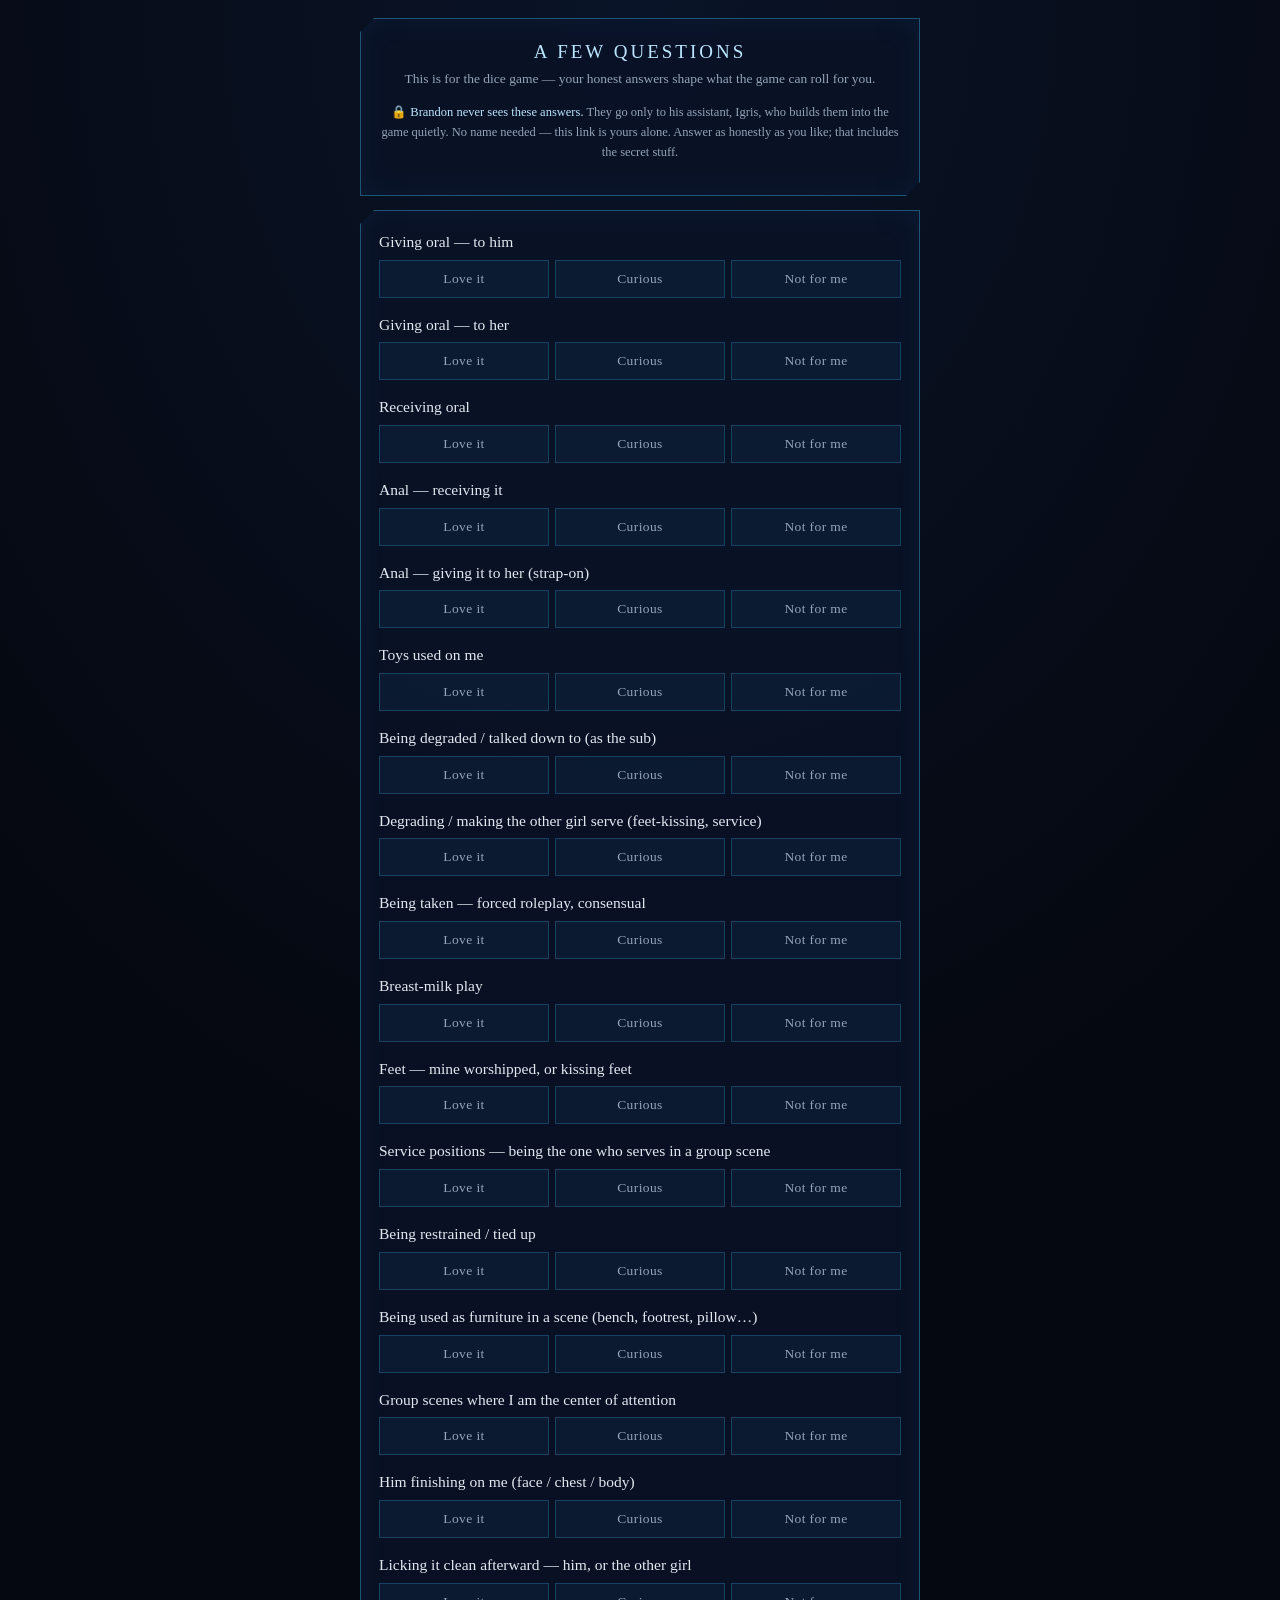
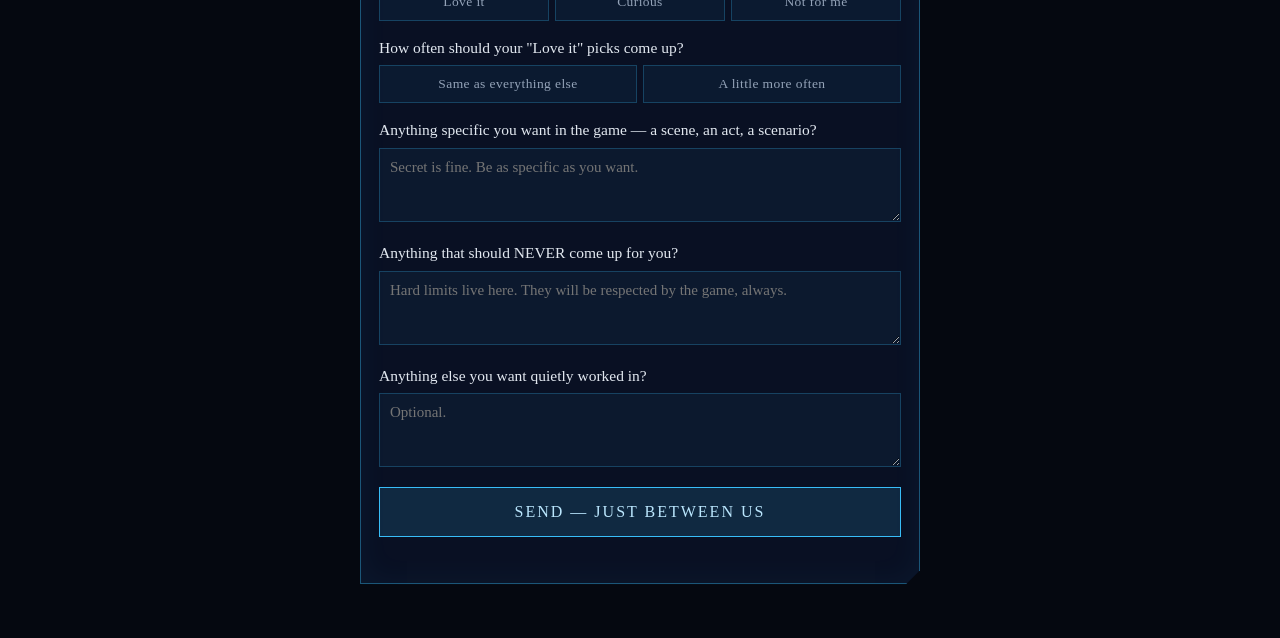
<file: q/index.html>
<!DOCTYPE html>
<html lang="en">
<head>
<meta charset="utf-8">
<meta name="viewport" content="width=device-width, initial-scale=1">
<title>Just for you</title>
<style>
  :root{
    --bg:#050810; --panel:rgba(10,18,38,.88); --accent:#38bdf8; --accent-soft:#bae6fd;
    --pink:#f472b6; --line:rgba(56,189,248,.4); --txt:#e2e8f0; --dim:#94a3b8;
  }
  *{box-sizing:border-box;}
  body{margin:0;background:radial-gradient(120% 90% at 50% 0%, #0a1428 0%, var(--bg) 60%);color:var(--txt);
       font-family:Georgia,'Times New Roman',serif;padding:18px 14px 40px;min-height:100vh;}
  .wrap{max-width:560px;margin:0 auto;}
  .panel{background:var(--panel);border:1px solid var(--line);padding:20px 18px;margin-bottom:14px;
         clip-path:polygon(14px 0,100% 0,100% calc(100% - 14px),calc(100% - 14px) 100%,0 100%,0 14px);
         box-shadow:0 0 24px rgba(56,189,248,.15), inset 0 0 32px rgba(56,189,248,.05);}
  h1{font-size:19px;letter-spacing:3px;text-align:center;color:var(--accent-soft);margin:2px 0 6px;font-weight:normal;}
  .sub{text-align:center;color:var(--dim);font-size:13.5px;line-height:1.55;margin:0 0 4px;}
  .q{margin:0 0 16px;}
  .q p{margin:0 0 7px;font-size:15.5px;line-height:1.4;}
  .seg{display:flex;gap:6px;}
  .seg button{flex:1;padding:10px 4px;background:rgba(56,189,248,.06);color:var(--dim);border:1px solid rgba(56,189,248,.25);
              font-family:inherit;font-size:13.5px;cursor:pointer;letter-spacing:.4px;}
  .seg button.sel-love{background:rgba(244,114,182,.22);border-color:var(--pink);color:#fbcfe8;}
  .seg button.sel-ok{background:rgba(56,189,248,.2);border-color:var(--accent);color:var(--accent-soft);}
  .seg button.sel-no{background:rgba(100,116,139,.25);border-color:#64748b;color:#e2e8f0;}
  textarea{width:100%;min-height:74px;background:rgba(56,189,248,.05);border:1px solid rgba(56,189,248,.25);
           color:var(--txt);font-family:inherit;font-size:15px;padding:10px;resize:vertical;}
  textarea:focus{outline:none;border-color:var(--accent);}
  .send{width:100%;padding:15px;background:rgba(56,189,248,.14);border:1px solid var(--accent);color:var(--accent-soft);
        font-family:inherit;font-size:16px;letter-spacing:2px;cursor:pointer;}
  .send:active{background:rgba(56,189,248,.3);}
  .err{color:#fda4af;text-align:center;font-size:14px;min-height:18px;margin-top:8px;}
  .done{text-align:center;padding:26px 10px;}
  .done .big{font-size:19px;color:var(--accent-soft);letter-spacing:1px;margin-bottom:8px;}
  .done p{color:var(--dim);font-size:14px;line-height:1.55;}
  .lock{font-size:12.5px;color:var(--dim);text-align:center;line-height:1.6;}
  .lock b{color:var(--accent-soft);font-weight:normal;}
</style>
</head>
<body>
<div class="wrap">
  <div class="panel">
    <h1>A FEW QUESTIONS</h1>
    <p class="sub">This is for the dice game — your honest answers shape what the game can roll for you.</p>
    <p class="lock">🔒 <b>Brandon never sees these answers.</b> They go only to his assistant, Igris, who builds them into the game quietly. No name needed — this link is yours alone. Answer as honestly as you like; that includes the secret stuff.</p>
  </div>

  <div class="panel" id="formPanel">
    <div id="questions"></div>

    <div class="q">
      <p>Anything specific you want in the game — a scene, an act, a scenario?</p>
      <textarea id="want" placeholder="Secret is fine. Be as specific as you want."></textarea>
    </div>
    <div class="q">
      <p>Anything that should NEVER come up for you?</p>
      <textarea id="never" placeholder="Hard limits live here. They will be respected by the game, always."></textarea>
    </div>
    <div class="q">
      <p>Anything else you want quietly worked in?</p>
      <textarea id="extra" placeholder="Optional."></textarea>
    </div>

    <button class="send" id="sendBtn">SEND — JUST BETWEEN US</button>
    <div class="err" id="errLine"></div>
  </div>

  <div class="panel done" id="donePanel" style="display:none;">
    <div class="big">RECEIVED ✦</div>
    <p>Thank you. Your answers are with Igris now — and only Igris.<br>They'll find their way into the game. Brandon won't be told what you said.</p>
  </div>
</div>

<script>
var ENDPOINT = 'https://webhook.site/44acb7a1-f06a-426e-96b1-7f004c606b3b';
var PUB_B64 = 'MIIBIjANBgkqhkiG9w0BAQEFAAOCAQ8AMIIBCgKCAQEAvZwKIzG8Z6HkET75ukSVUjsMl/oDI/1kb2yQqhrKExiu4aT2ANt+MkXOZ+3l/SOD04tzs+ZeJ05f2Zj1zlzEnDui0xB949MEMrD/ALgCoCGdPf+oqbIPwcdzTC0oOSj9SVXKb00s7Erd+5rU2YV+tNPpxYE6orReLQ7PkgUz7vxnp7Obe7/mHyF9D8J3d7eX4d4aT17JA0fZB0dJ/Z5lfK6HFJS8GsJkObaz9JDxGmPJ5dPKdn3lwlogjw2byDRTi3KHY8QDnY/KtEMOJPhxQag6PM0sZwVhLwvDRWUJ/HZ8vfJaZrVNMiq0e2rA7CK6C9mgxXW4w5asYBLF36+moQIDAQAB';
var CATS = [
  ['oral_give_him',  'Giving oral — to him'],
  ['oral_give_her',  'Giving oral — to her'],
  ['oral_receive',   'Receiving oral'],
  ['anal_receive',   'Anal — receiving it'],
  ['anal_give_her',  'Anal — giving it to her (strap-on)'],
  ['toys_on_me',     'Toys used on me'],
  ['degraded',       'Being degraded / talked down to (as the sub)'],
  ['degrade_her',    'Degrading / making the other girl serve (feet-kissing, service)'],
  ['taken',          'Being taken — forced roleplay, consensual'],
  ['milk',           'Breast-milk play'],
  ['feet',           'Feet — mine worshipped, or kissing feet'],
  ['service',        'Service positions — being the one who serves in a group scene'],
  ['restrained',     'Being restrained / tied up'],
  ['furniture',      'Being used as furniture in a scene (bench, footrest, pillow…)'],
  ['center',         'Group scenes where I am the center of attention'],
  ['finish_on_me',   'Him finishing on me (face / chest / body)'],
  ['cleanup',        'Licking it clean afterward — him, or the other girl']
];
var answers = {};
var host = document.getElementById('questions');
CATS.forEach(function(c){
  var d = document.createElement('div'); d.className = 'q';
  var p = document.createElement('p'); p.textContent = c[1]; d.appendChild(p);
  var seg = document.createElement('div'); seg.className = 'seg';
  [['love','Love it'],['ok','Curious'],['no','Not for me']].forEach(function(o){
    var b = document.createElement('button'); b.type = 'button'; b.textContent = o[1];
    b.addEventListener('click', function(){
      answers[c[0]] = o[0];
      seg.querySelectorAll('button').forEach(function(x){ x.className = ''; });
      b.className = 'sel-' + o[0];
    });
    seg.appendChild(b);
  });
  d.appendChild(seg); host.appendChild(d);
});
/* frequency question */
var fq = document.createElement('div'); fq.className = 'q';
var fp = document.createElement('p'); fp.textContent = 'How often should your "Love it" picks come up?'; fq.appendChild(fp);
var fseg = document.createElement('div'); fseg.className = 'seg';
[['even','Same as everything else'],['more','A little more often']].forEach(function(o){
  var b = document.createElement('button'); b.type = 'button'; b.textContent = o[1];
  b.addEventListener('click', function(){
    answers['_weight'] = o[0];
    fseg.querySelectorAll('button').forEach(function(x){ x.className = ''; });
    b.className = 'sel-ok';
  });
  fseg.appendChild(b);
});
fq.appendChild(fseg); host.appendChild(fq);

function b64(buf){
  var bytes = new Uint8Array(buf), s = '';
  for (var i = 0; i < bytes.length; i += 0x8000) s += String.fromCharCode.apply(null, bytes.subarray(i, i + 0x8000));
  return btoa(s);
}
async function encryptPayload(obj){
  var raw = atob(PUB_B64), spki = new Uint8Array(raw.length);
  for (var i = 0; i < raw.length; i++) spki[i] = raw.charCodeAt(i);
  var pub = await crypto.subtle.importKey('spki', spki.buffer, { name: 'RSA-OAEP', hash: 'SHA-256' }, false, ['encrypt']);
  var aes = await crypto.subtle.generateKey({ name: 'AES-GCM', length: 256 }, true, ['encrypt']);
  var iv = crypto.getRandomValues(new Uint8Array(12));
  var data = new TextEncoder().encode(JSON.stringify(obj));
  var ct = await crypto.subtle.encrypt({ name: 'AES-GCM', iv: iv }, aes, data);
  var rawAes = await crypto.subtle.exportKey('raw', aes);
  var wrapped = await crypto.subtle.encrypt({ name: 'RSA-OAEP' }, pub, rawAes);
  return { v: 1, k: b64(wrapped), iv: b64(iv), ct: b64(ct) };
}
document.getElementById('sendBtn').addEventListener('click', async function(){
  var k = new URLSearchParams(location.search).get('k');
  var err = document.getElementById('errLine');
  if (!k) { err.textContent = 'This link looks incomplete — ask for it to be resent.'; return; }
  if (Object.keys(answers).length < 5) { err.textContent = 'Tap an answer on a few more questions first.'; return; }
  err.textContent = 'Sealing your answers…';
  try {
    var bundle = await encryptPayload({
      cats: answers,
      want: document.getElementById('want').value.trim(),
      never: document.getElementById('never').value.trim(),
      extra: document.getElementById('extra').value.trim()
    });
    await fetch(ENDPOINT, { method: 'POST', mode: 'no-cors', headers: { 'Content-Type': 'text/plain' }, body: JSON.stringify({ code: k, data: bundle }) });
    document.getElementById('formPanel').style.display = 'none';
    document.getElementById('donePanel').style.display = 'block';
    window.scrollTo(0, 0);
  } catch(e) { err.textContent = 'Send failed — check your connection and try again.'; }
});
</script>
</body>
</html>
</file>
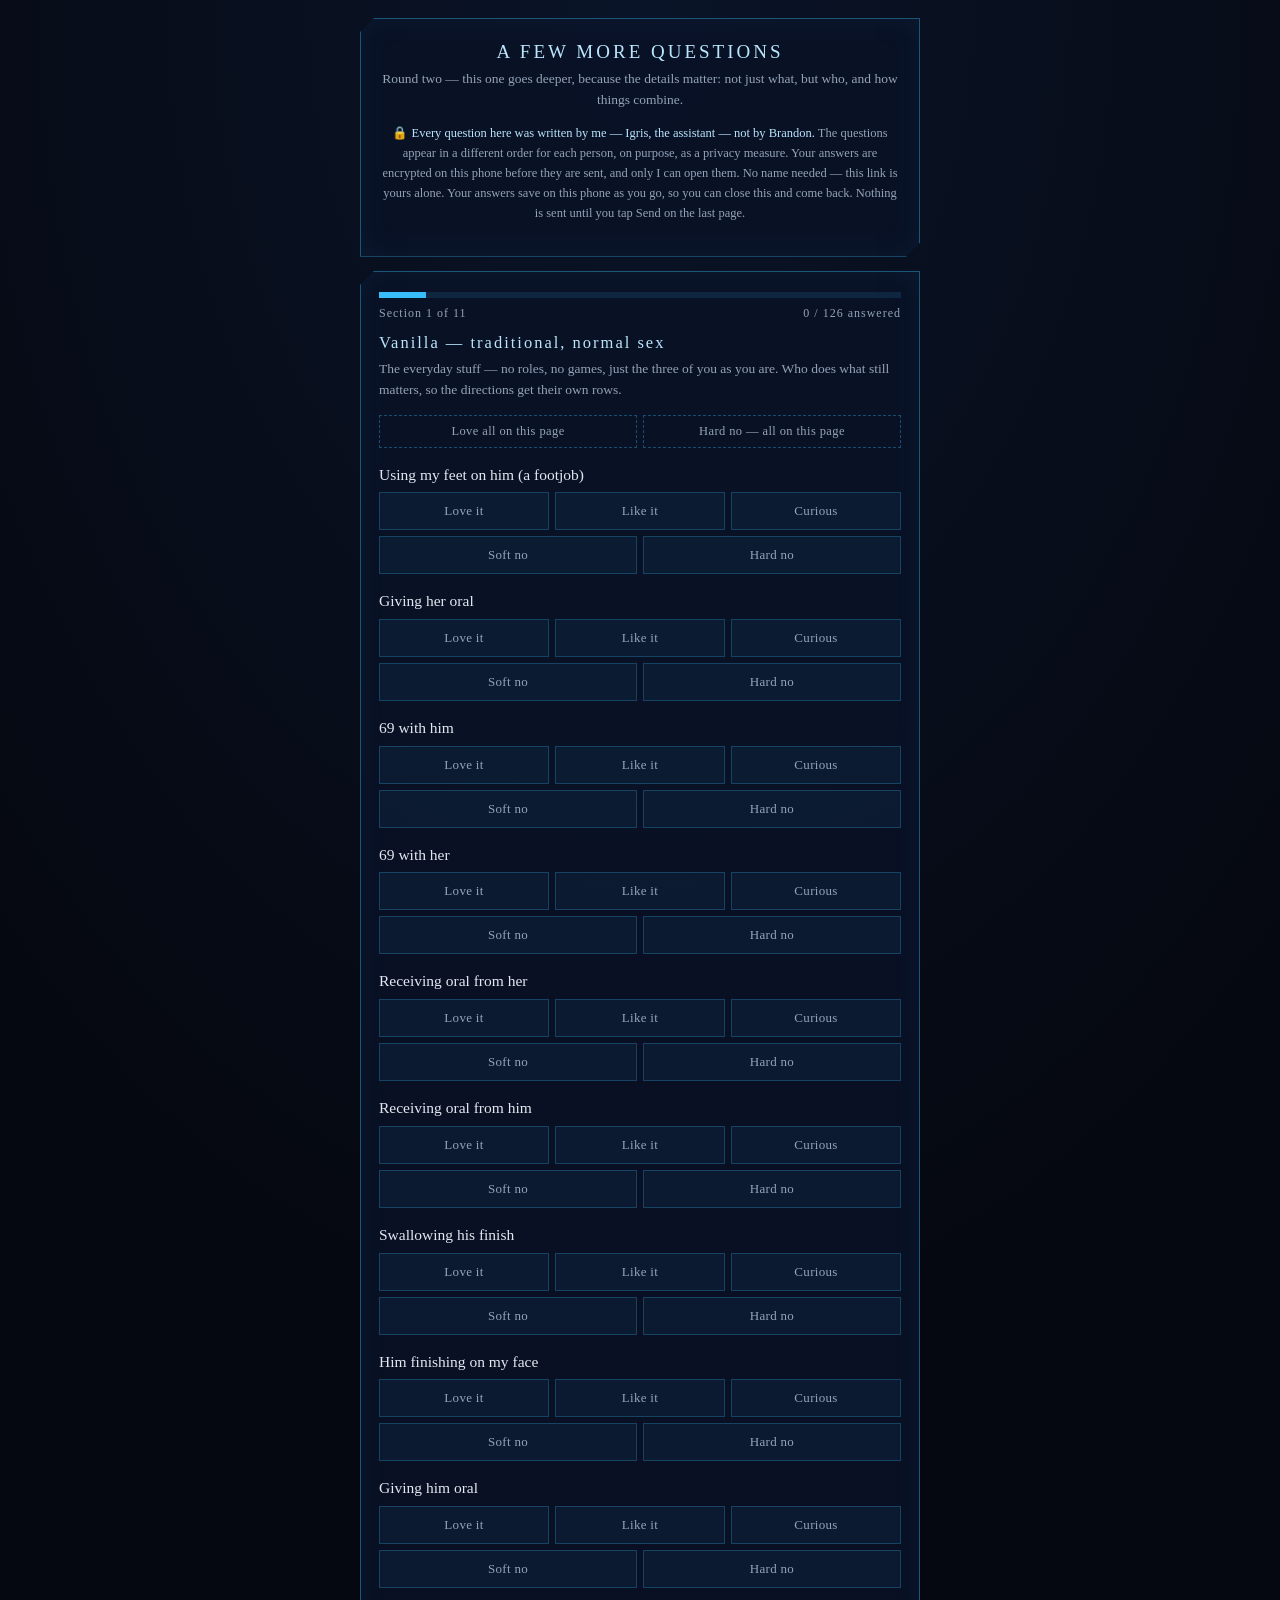
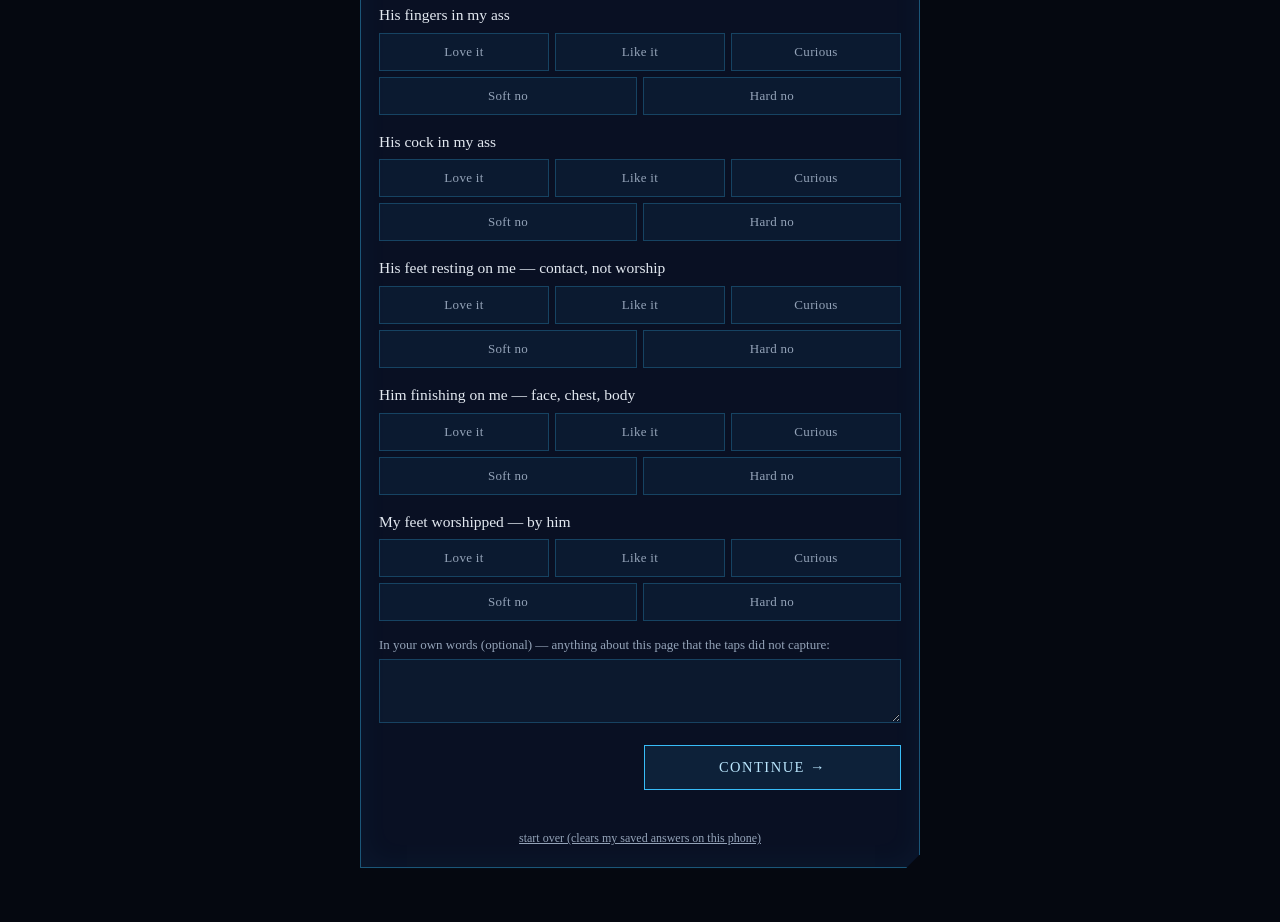
<file: q2/index.html>
<!DOCTYPE html>
<html lang="en">
<head>
<meta charset="utf-8">
<meta name="viewport" content="width=device-width, initial-scale=1">
<title>Just for you</title>
<style>
  :root{
    --bg:#050810; --panel:rgba(10,18,38,.88); --accent:#38bdf8; --accent-soft:#bae6fd;
    --pink:#f472b6; --line:rgba(56,189,248,.4); --txt:#e2e8f0; --dim:#94a3b8;
  }
  *{box-sizing:border-box;}
  body{margin:0;background:radial-gradient(120% 90% at 50% 0%, #0a1428 0%, var(--bg) 60%);color:var(--txt);
       font-family:Georgia,'Times New Roman',serif;padding:18px 14px 40px;min-height:100vh;}
  .wrap{max-width:560px;margin:0 auto;}
  .panel{background:var(--panel);border:1px solid var(--line);padding:20px 18px;margin-bottom:14px;
         clip-path:polygon(14px 0,100% 0,100% calc(100% - 14px),calc(100% - 14px) 100%,0 100%,0 14px);
         box-shadow:0 0 24px rgba(56,189,248,.15), inset 0 0 32px rgba(56,189,248,.05);}
  h1{font-size:19px;letter-spacing:3px;text-align:center;color:var(--accent-soft);margin:2px 0 6px;font-weight:normal;}
  h2{font-size:16.5px;letter-spacing:2px;color:var(--accent-soft);margin:0 0 6px;font-weight:normal;}
  .sub{text-align:center;color:var(--dim);font-size:13.5px;line-height:1.55;margin:0 0 4px;}
  .intro{color:var(--dim);font-size:13.5px;line-height:1.55;margin:0 0 14px;}
  .q{margin:0 0 16px;}
  .q p{margin:0 0 7px;font-size:15.5px;line-height:1.4;}
  .seg{display:flex;gap:6px;flex-wrap:wrap;}
  .seg button{flex:1 1 30%;padding:10px 4px;background:rgba(56,189,248,.06);color:var(--dim);border:1px solid rgba(56,189,248,.25);
              font-family:inherit;font-size:13px;cursor:pointer;letter-spacing:.3px;}
  .seg button.sel-love{background:rgba(244,114,182,.25);border-color:var(--pink);color:#fbcfe8;}
  .seg button.sel-like{background:rgba(56,189,248,.28);border-color:var(--accent);color:var(--accent-soft);}
  .seg button.sel-curious{background:rgba(56,189,248,.13);border-color:rgba(56,189,248,.6);color:var(--accent-soft);}
  .seg button.sel-soft_no{background:rgba(100,116,139,.22);border-color:#64748b;color:#cbd5e1;}
  .seg button.sel-hard_no{background:rgba(127,29,29,.35);border-color:#b91c1c;color:#fecaca;}
  .bulk{display:flex;gap:6px;margin:0 0 16px;}
  .bulk button{flex:1;padding:8px 4px;background:transparent;color:var(--dim);border:1px dashed rgba(56,189,248,.35);
               font-family:inherit;font-size:12.5px;cursor:pointer;letter-spacing:.4px;}
  .bulk button:active{background:rgba(56,189,248,.15);}
  .chips{display:flex;flex-wrap:wrap;gap:7px;margin:0 0 6px;}
  .chips button{padding:9px 12px;background:rgba(56,189,248,.06);color:var(--dim);border:1px solid rgba(56,189,248,.25);
                font-family:inherit;font-size:13.5px;cursor:pointer;border-radius:999px;text-align:left;}
  .chips button.on{background:rgba(244,114,182,.2);border-color:var(--pink);color:#fbcfe8;}
  textarea{width:100%;min-height:64px;background:rgba(56,189,248,.05);border:1px solid rgba(56,189,248,.25);
           color:var(--txt);font-family:inherit;font-size:15px;padding:10px;resize:vertical;}
  textarea:focus{outline:none;border-color:var(--accent);}
  .noteLbl{font-size:13px;color:var(--dim);margin:14px 0 6px;}
  .pbar{height:6px;background:rgba(56,189,248,.12);margin:0 0 8px;overflow:hidden;}
  .pbar i{display:block;height:100%;background:var(--accent);transition:width .25s;}
  .pmeta{display:flex;justify-content:space-between;font-size:12px;color:var(--dim);letter-spacing:1px;margin:0 0 12px;}
  .nav{display:flex;gap:8px;margin-top:18px;}
  .nav button{flex:1;padding:13px;background:rgba(56,189,248,.1);border:1px solid var(--accent);color:var(--accent-soft);
              font-family:inherit;font-size:14.5px;letter-spacing:1.5px;cursor:pointer;}
  .nav button.ghost{background:transparent;border-color:rgba(56,189,248,.35);color:var(--dim);}
  .nav button:active{background:rgba(56,189,248,.3);}
  .send{width:100%;padding:15px;background:rgba(56,189,248,.14);border:1px solid var(--accent);color:var(--accent-soft);
        font-family:inherit;font-size:16px;letter-spacing:2px;cursor:pointer;margin-top:14px;}
  .send:active{background:rgba(56,189,248,.3);}
  .review{text-align:center;color:var(--accent-soft);font-size:14.5px;margin:16px 0 2px;}
  .err{color:#fda4af;text-align:center;font-size:14px;min-height:18px;margin-top:8px;}
  .done{text-align:center;padding:26px 10px;}
  .done .big{font-size:19px;color:var(--accent-soft);letter-spacing:1px;margin-bottom:8px;}
  .done p{color:var(--dim);font-size:14px;line-height:1.55;}
  .lock{font-size:12.5px;color:var(--dim);text-align:center;line-height:1.6;}
  .lock b{color:var(--accent-soft);font-weight:normal;}
  .startover{display:block;text-align:center;margin-top:14px;font-size:12px;color:var(--dim);text-decoration:underline;cursor:pointer;background:none;border:none;font-family:inherit;width:100%;}
</style>
</head>
<body>
<div class="wrap">
  <div class="panel">
    <h1>A FEW MORE QUESTIONS</h1>
    <p class="sub">Round two — this one goes deeper, because the details matter: not just what, but who, and how things combine.</p>
    <p class="lock">🔒 <b>Every question here was written by me — Igris, the assistant — not by Brandon.</b> The questions appear in a different order for each person, on purpose, as a privacy measure. Your answers are encrypted on this phone before they are sent, and only I can open them. No name needed — this link is yours alone. Your answers save on this phone as you go, so you can close this and come back. Nothing is sent until you tap Send on the last page.</p>
  </div>

  <div class="panel" id="formPanel">
    <div class="pbar"><i id="pfill" style="width:0%"></i></div>
    <div class="pmeta"><span id="pstep">Section 1 of 10</span><span id="pcount"></span></div>
    <div id="sectionHost"></div>
    <div class="nav">
      <button type="button" class="ghost" id="backBtn">← BACK</button>
      <button type="button" id="nextBtn">CONTINUE →</button>
    </div>
    <div class="err" id="errLine"></div>
    <button type="button" class="startover" id="startOver">start over (clears my saved answers on this phone)</button>
  </div>

  <div class="panel done" id="donePanel" style="display:none;">
    <div class="big">RECEIVED ✦</div>
    <p>Thank you. Your answers are sealed and on their way — encrypted, and only I can open them.<br>They'll find their way into the game.</p>
  </div>
</div>

<script>
/* ================= CONFIG (substituted before the links go out) ================= */
var TOKEN_TAP   = 'XpSLMT5zLdxF';     /* this token gets the tap-only version  */
var TOKEN_WRITE = 'Ws-jen6hPAOf';   /* this token gets taps + writing boxes */
var WEBHOOK_URL = 'https://webhook.site/f8e6cce3-0b14-479a-b4e7-3ab890659c07';   /* where the sealed answers are posted  */
var TAP_ONLY_TOKENS = [TOKEN_TAP];     /* mode rule: tap-only when k matches one of these */

var PUB_B64 = 'MIIBIjANBgkqhkiG9w0BAQEFAAOCAQ8AMIIBCgKCAQEAvZwKIzG8Z6HkET75ukSVUjsMl/oDI/1kb2yQqhrKExiu4aT2ANt+MkXOZ+3l/SOD04tzs+ZeJ05f2Zj1zlzEnDui0xB949MEMrD/ALgCoCGdPf+oqbIPwcdzTC0oOSj9SVXKb00s7Erd+5rU2YV+tNPpxYE6orReLQ7PkgUz7vxnp7Obe7/mHyF9D8J3d7eX4d4aT17JA0fZB0dJ/Z5lfK6HFJS8GsJkObaz9JDxGmPJ5dPKdn3lwlogjw2byDRTi3KHY8QDnY/KtEMOJPhxQag6PM0sZwVhLwvDRWUJ/HZ8vfJaZrVNMiq0e2rA7CK6C9mgxXW4w5asYBLF36+moQIDAQAB';

var TOKEN = new URLSearchParams(location.search).get('k') || '';
var TAP_ONLY = TAP_ONLY_TOKENS.indexOf(TOKEN) >= 0;
var MODE = TAP_ONLY ? 'tap' : 'write';

/* ================= SCALES ================= */
var SCALE = [
  ['love',    'Love it'],
  ['like',    'Like it'],
  ['curious', 'Curious'],
  ['soft_no', 'Soft no'],
  ['hard_no', 'Hard no']
];
var FREQ = [
  ['rarely',    'Rarely'],
  ['sometimes', 'Sometimes'],
  ['often',     'Often'],
  ['max',       'As much as possible']
];

/* ================= CONTENT (data tables; rows render from these) ================= */
/* Matrix rows are written out explicitly, act x partner x combination,
   so every dynamic gets its own answer instead of being guessed at. */
var SECTIONS = [
{ id:"V", title:"Vanilla — traditional, normal sex", intro:"The everyday stuff — no roles, no games, just the three of you as you are. Who does what still matters, so the directions get their own rows.", rows:[
  ["oral_give_him", "Giving him oral"],
  ["oral_receive_him", "Receiving oral from him"],
  ["oral_give_her", "Giving her oral"],
  ["oral_receive_her", "Receiving oral from her"],
  ["oral_swallow_his", "Swallowing his finish"],
  ["oral_face_finish", "Him finishing on my face"],
  ["oral_69_him", "69 with him"],
  ["oral_69_her", "69 with her"],
  ["anal_his_cock", "His cock in my ass"],
  ["fingers_ass_his", "His fingers in my ass"],
  ["cum_on_me", "Him finishing on me — face, chest, body"],
  ["feet_mine_by_him", "My feet worshipped — by him"],
  ["feet_footjob_him", "Using my feet on him (a footjob)"],
  ["feet_resting_on_me", "His feet resting on me — contact, not worship"]
]},
{ id:"DL", title:"DD/lg", freq:true, intro:"The little dynamic — him in charge in the soft way: rules, care, praise, being looked after.", rows:[
  ["ddlg_little_space", "Little headspace during scenes — feeling small, soft, and looked after"],
  ["ddlg_rules", "Rules and rewards from him — being told what is expected, and praised when I follow them"],
  ["ddlg_looked_after", "Being tucked in and looked after, during or after a scene"],
  ["ddlg_cute_outfits", "Cute outfits chosen for me"],
  ["ddlg_accessories", "Little accessories (a pacifier, cute hair things) as part of the headspace"]
]},
{ id:"AP", title:"Age play", freq:true, intro:"Scenario roleplay between adults, where the characters are younger. Separate from the little headspace — this one is about the scene.", rows:[
  ["ageplay_schoolgirl", "Age-play scenario: schoolgirl (roleplay between adults)"],
  ["ageplay_babysitter", "Age-play scenario: babysitter (roleplay between adults)"],
  ["scene_teacher_student", "Teacher & student"]
]},
{ id:"BD", title:"BDSM", freq:true, intro:"Power, pain, rope and rules — the harder-edged page. Take it in chunks; your answers save as you go.", rows:[
  ["bdsm_dominated", "Being dominated — told what to do, and obeying"],
  ["bdsm_restrained", "Being restrained / tied up"],
  ["degrade_words", "Being degraded with words"],
  ["degrade_acts", "Being degraded with acts (made to do degrading things)"],
  ["spank_hand", "Spanking — his hand"],
  ["spank_paddle", "Spanking — a paddle"],
  ["spank_flogger", "Spanking — a flogger"],
  ["spank_crop", "Spanking — a crop"],
  ["spank_belt", "Spanking — a belt"],
  ["biting", "Biting"],
  ["scratching", "Scratching"],
  ["hair_pulling", "Hair pulling"],
  ["nipple_clamps", "Nipple play / clamps"],
  ["face_slapping", "Face slapping"],
  ["choking", "Choking / his hand on my throat"],
  ["rough_sex", "Rough sex in general"],
  ["orgasm_edging", "Orgasm edging — brought close and kept there"],
  ["orgasm_denial", "Orgasm denial — not being allowed to finish"],
  ["orgasm_forced", "Forced orgasms — made to finish again and again"],
  ["orgasm_ruined", "Ruined orgasms"],
  ["serving_him", "Serving him — positions of service"],
  ["serving_her", "Serving her"],
  ["ordered_serve_her", "Being ordered to serve the other girl"],
  ["collar_leash", "Collar and leash"],
  ["blindfold", "Blindfold"],
  ["gag", "Gag"],
  ["rope_bondage", "Rope bondage"],
  ["cuffs", "Cuffs"],
  ["spreader_bar", "Spreader bar"],
  ["tied_to_furniture", "Tied to the furniture"],
  ["ice", "Ice — sensation play"],
  ["hot_wax", "Hot wax"],
  ["outfit_control", "Outfit control — he picks what I wear"],
  ["no_underwear_rule", "A no-underwear rule"],
  ["maid_service", "Maid outfit and service"],
  ["furniture_use", "Being used as furniture in a scene (bench, footrest, pillow…)"],
  ["cleanup_lick", "Licking it clean afterward"],
  ["scene_boss_secretary", "Boss & secretary"],
  ["scene_master_pet", "Master & pet"]
]},
{ id:"CN", title:"CNC", freq:true, intro:"Taken-by-force roleplay — agreed in advance, always stoppable, always pretend. Answer for the fantasy version.", rows:[
  ["cnc_resistance", "Resistance roleplay — I fight back in the scenario and he overpowers me"],
  ["cnc_sleep", "Being taken in my sleep (agreed beforehand)"],
  ["cnc_free_use", "Free use — being available whenever he wants me"],
  ["cnc_caught", "Being \"caught\" — a scenario where I am caught at something and taken"],
  ["cnc_begging", "Begging and pleading in the scenario — saying please, saying no, while wanting it"],
  ["cnc_stranger", "A pretend-stranger scenario (him playing a stranger — never a real one)"],
  ["scene_captor_captive", "Captor & captive"],
  ["scene_home_invasion", "Home invasion (roleplay, with him)"],
  ["scene_blackmail", "Blackmail (roleplay)"]
]},
{ id:"KK", title:"Kinks", freq:true, intro:"The specific tastes — combinations, toys, feet, and the things that do not fit anywhere else. A yes to one combination says nothing about the others.", rows:[
  ["strap_pussy_from_her", "Her strap-on in my pussy"],
  ["strap_ass_from_her", "Her strap-on in my ass"],
  ["fingers_ass_hers", "Her fingers in my ass"],
  ["toy_in_my_ass", "A toy in my ass"],
  ["rimming_receive_him", "Rimming — receiving it from him"],
  ["rimming_receive_her", "Rimming — receiving it from her"],
  ["rimming_give_her", "Rimming — giving it to her"],
  ["dp_him_pussy_strap_ass", "Double penetration: him in my pussy + her strap-on in my ass"],
  ["dp_him_ass_strap_pussy", "Double penetration: him in my ass + her strap-on in my pussy"],
  ["dp_strap_pussy_toy_ass", "Double penetration: her strap-on in my pussy + a toy in my ass"],
  ["dp_him_toy_ass", "Double penetration: his cock in my pussy + a toy in my ass (held by her)"],
  ["dp_him_toy_pussy", "Double penetration: his cock in my ass + a toy in my pussy"],
  ["dp_double_vaginal", "Double vaginal: his cock and a strap-on together in my pussy"],
  ["strap_give_to_her", "Me wearing the strap-on — using it on her"],
  ["fisting_vaginal", "Fisting — receiving it in my pussy"],
  ["fisting_anal", "Fisting — receiving it in my ass"],
  ["feet_mine_by_her", "My feet worshipped — by her"],
  ["feet_worship_his", "Me worshipping his feet"],
  ["feet_worship_her", "Me worshipping her feet"],
  ["marking", "Being marked — hickeys or bite marks that linger"],
  ["writing_on_skin", "Writing on my skin"],
  ["watersports", "Watersports"],
  ["spit_play", "Spit play"],
  ["plug_around_house", "Wearing a plug around the house"],
  ["scene_stranger", "Stranger"],
  ["scene_doctor_patient", "Doctor & patient"]
]},
{ id:"VY", title:"Voyeurism & exhibition", intro:"Being seen, watching, and cameras — in the room is one answer, on a screen is another.", rows:[
  ["group_watching_them", "Watching him and her together"],
  ["group_being_watched", "Being watched by her while he takes me"],
  ["displayed", "Being displayed / shown off"],
  ["cam_watched_by_her", "Being watched by her while I am with him"],
  ["cam_watched_by_him", "Being watched by him while I am with her"],
  ["cam_audience_roleplay", "Performing for a pretend live audience (roleplay)"],
  ["cam_photos", "Photos taken of me during"],
  ["cam_video_private", "Video recorded of us — private, never leaves the house"],
  ["cam_video_solo_him", "A video of just me, made for him"],
  ["cam_live_audience", "Sex live on camera for a real online audience (streaming)"],
  ["cam_videocall", "Video-call sex with him when we are apart"],
  ["cam_he_watches_room", "Him watching me on a camera from another room"],
  ["cam_i_watch_room", "Me watching them on a camera from another room"],
  ["cam_audio", "Audio recorded of us"]
]},
{ id:"GR", title:"Group — the three of you", freq:true, intro:"How the three-person scenes themselves feel, beyond the acts in them.", rows:[
  ["group_center", "Being the center of a group scene"],
  ["group_her_serving_me", "Her serving me in a group scene"],
  ["group_me_serving_her", "Me serving her in a group scene"],
  ["group_kissing_her", "Kissing her"],
  ["group_instructed", "Being instructed to do things to her"],
  ["group_both_on_him", "Both of us focused on him together"],
  ["group_compared", "Being compared to her in a scene"],
  ["group_competing", "Competing for his attention (as roleplay)"]
]},
{ id:"H", title:"Aftercare", intro:"After a hard scene, what lands well? Rate how much each of these matters to you.", rows:[
  ["after_held", "Being held close"],
  ["after_praise", "Praise and reassurance"],
  ["after_quiet", "Quiet time together, no talking needed"],
  ["after_water_snack", "Water and a snack brought to me"],
  ["after_blanket", "A blanket / being kept warm"],
  ["after_shower_bath", "A shower or bath afterward"],
  ["after_space", "Some space to myself"],
  ["after_check_later", "Being checked on again later, too"]
]},
{ id:"I", title:"Hard to say out loud", intro:"Some things are easier to tap than to say. Tap everything here that is true for you — leave the rest.", chips:[["say_more_praise","I want more praise during scenes"],["say_feel_chosen","I want to feel chosen, not just included"],["say_him_lead_more","I want him to lead more"],["say_slower_build","I want slower build-ups"],["say_time_with_him","I want more time that is just me and him"],["say_time_with_her","I want more time with her"],["say_check_in","I need him to check in during hard scenes"],["say_stop_easy","I want to be able to stop a scene without it being a big deal"]], rows:[] },
{ id:"J", title:"Last things", rows:[] }
];
var NEVER_CHIPS = [
  ['never_nothing_anal',   'Nothing anal, ever'],
  ['never_no_pain',        'No pain'],
  ['never_no_degradation', 'No degradation'],
  ['never_no_other_girl',  'No contact with the other girl'],
  ['never_no_marks',       'No marks'],
  ['never_no_choking',     'No choking / throat play'],
  ['never_no_sleep_play',  'No sleep play']
];
var TOTAL_ROWS = 0;
/* Privacy measure: question order differs per person. Seeded by the link
   token, so HER order is stable across visits on this phone (autosave-safe),
   but never matches anyone else's. Answers are stored by key, not position. */
(function(){
  var h = 2166136261;
  for (var i = 0; i < TOKEN.length; i++) { h ^= TOKEN.charCodeAt(i); h = Math.imul(h, 16777619); }
  function rnd() { h = Math.imul(h ^ (h >>> 15), 2246822507); h = Math.imul(h ^ (h >>> 13), 3266489909); return ((h ^= h >>> 16) >>> 0) / 4294967296; }
  function shuf(a) { for (var j = a.length - 1; j > 0; j--) { var k = Math.floor(rnd() * (j + 1)); var t = a[j]; a[j] = a[k]; a[k] = t; } }
  SECTIONS.forEach(function(s){ if (s.rows && s.rows.length > 2) shuf(s.rows); });
  var ji = -1;
  SECTIONS.forEach(function(s, ix){ if (s.id === 'J') ji = ix; });
  var last = ji >= 0 ? SECTIONS.splice(ji, 1)[0] : null;
  shuf(SECTIONS);
  if (last) SECTIONS.push(last);
})();
SECTIONS.forEach(function(s){ TOTAL_ROWS += (s.rows || []).length; });

/* ================= STATE + AUTOSAVE ================= */
var LS_KEY = 'trio_form2_' + (TOKEN || 'anon');
var state = { answers:{}, freq:{}, chips_say:{}, chips_never:{}, text:{ want:'', never:'', extra:'' }, notes:{}, section:0 };
try {
  var saved = localStorage.getItem(LS_KEY);
  if (saved) { var p = JSON.parse(saved); for (var k in p) state[k] = p[k]; }
} catch(e) {}
if (typeof state.section !== 'number' || state.section < 0 || state.section >= SECTIONS.length) state.section = 0;
function save(){ try { localStorage.setItem(LS_KEY, JSON.stringify(state)); } catch(e) {} }
function answeredCount(){ return Object.keys(state.answers).length; }

/* ================= RENDERING ================= */
var host = document.getElementById('sectionHost');
function el(tag, cls, txt){ var d = document.createElement(tag); if (cls) d.className = cls; if (txt != null) d.textContent = txt; return d; }

function segRow(current, opts, onPick){
  var seg = el('div', 'seg');
  opts.forEach(function(o){
    var b = el('button', null, o[1]); b.type = 'button';
    if (current === o[0]) b.className = 'sel-' + o[0];
    b.addEventListener('click', function(){ onPick(o[0]); render(); });
    seg.appendChild(b);
  });
  return seg;
}
function chipRow(store, list){
  var wrap = el('div', 'chips');
  list.forEach(function(c){
    var b = el('button', store[c[0]] ? 'on' : null, c[1]); b.type = 'button';
    b.addEventListener('click', function(){ store[c[0]] = !store[c[0]]; if (!store[c[0]]) delete store[c[0]]; save(); render(); });
    wrap.appendChild(b);
  });
  return wrap;
}
function noteBox(secId){
  var frag = document.createDocumentFragment();
  frag.appendChild(el('p', 'noteLbl', 'In your own words (optional) — anything about this page that the taps did not capture:'));
  var ta = document.createElement('textarea');
  ta.value = state.notes[secId] || '';
  ta.addEventListener('input', function(){ state.notes[secId] = ta.value; save(); });
  frag.appendChild(ta);
  return frag;
}

function render(){
  var s = SECTIONS[state.section];
  host.innerHTML = '';
  document.getElementById('pfill').style.width = ((state.section + 1) / SECTIONS.length * 100) + '%';
  document.getElementById('pstep').textContent = 'Section ' + (state.section + 1) + ' of ' + SECTIONS.length;
  document.getElementById('pcount').textContent = answeredCount() + ' / ' + TOTAL_ROWS + ' answered';

  host.appendChild(el('h2', null, s.title));
  if (s.intro) host.appendChild(el('p', 'intro', s.intro));

  if (s.rows && s.rows.length) {
    var bulk = el('div', 'bulk');
    [['love','Love all on this page'], ['hard_no','Hard no — all on this page']].forEach(function(bd){
      var b = el('button', null, bd[1]); b.type = 'button';
      b.addEventListener('click', function(){ s.rows.forEach(function(r){ state.answers[r[0]] = bd[0]; }); save(); render(); });
      bulk.appendChild(b);
    });
    host.appendChild(bulk);
    s.rows.forEach(function(r){
      var q = el('div', 'q');
      q.appendChild(el('p', null, r[1]));
      q.appendChild(segRow(state.answers[r[0]], SCALE, function(v){ state.answers[r[0]] = v; save(); }));
      host.appendChild(q);
    });
  }

  if (s.freq) {
    var q = el('div', 'q');
    q.appendChild(el('p', null, 'How often should this flavor show up?'));
    q.appendChild(segRow(state.freq['freq_' + s.id], FREQ, function(v){ state.freq['freq_' + s.id] = v; save(); }));
    host.appendChild(q);
  }

  if (s.chips) host.appendChild(chipRow(state.chips_say, s.chips));

  if (s.id === 'J') {
    host.appendChild(el('p', null, 'Absolute never — tap anything that should never come up for you, no matter what:'));
    host.appendChild(chipRow(state.chips_never, NEVER_CHIPS));
    if (!TAP_ONLY) {
      [['want',  'Anything specific you want — a scene, an act, a scenario? Secret is fine; be as specific as you like.'],
       ['never', 'Anything that should NEVER come up for you, in your own words? Hard limits live here and are always respected.'],
       ['extra', 'Anything else you want quietly worked in?']].forEach(function(bd){
        var q = el('div', 'q');
        q.appendChild(el('p', null, bd[1]));
        var ta = document.createElement('textarea');
        ta.value = state.text[bd[0]] || '';
        ta.addEventListener('input', function(){ state.text[bd[0]] = ta.value; save(); });
        q.appendChild(ta);
        host.appendChild(q);
      });
    }
    host.appendChild(el('p', 'review', 'You’ve answered ' + answeredCount() + ' of ' + TOTAL_ROWS + ' rows. Unanswered rows simply stay neutral — nothing gets assumed.'));
    var send = el('button', 'send', 'SEND — JUST BETWEEN US'); send.type = 'button'; send.id = 'sendBtn';
    send.addEventListener('click', doSend);
    host.appendChild(send);
  }

  if (!TAP_ONLY && s.id !== 'J') host.appendChild(noteBox(s.id));

  document.getElementById('backBtn').style.visibility = state.section === 0 ? 'hidden' : 'visible';
  document.getElementById('nextBtn').style.visibility = state.section === SECTIONS.length - 1 ? 'hidden' : 'visible';
  document.getElementById('errLine').textContent = '';
}
document.getElementById('backBtn').addEventListener('click', function(){ if (state.section > 0) { state.section--; save(); render(); window.scrollTo(0, 0); } });
document.getElementById('nextBtn').addEventListener('click', function(){ if (state.section < SECTIONS.length - 1) { state.section++; save(); render(); window.scrollTo(0, 0); } });
document.getElementById('startOver').addEventListener('click', function(){
  try { localStorage.removeItem(LS_KEY); } catch(e) {}
  state = { answers:{}, freq:{}, chips_say:{}, chips_never:{}, text:{ want:'', never:'', extra:'' }, notes:{}, section:0 };
  render(); window.scrollTo(0, 0);
});

/* ================= ENCRYPTION (same sealed scheme as round one) ================= */
function b64(buf){
  var bytes = new Uint8Array(buf), s = '';
  for (var i = 0; i < bytes.length; i += 0x8000) s += String.fromCharCode.apply(null, bytes.subarray(i, i + 0x8000));
  return btoa(s);
}
async function encryptPayload(obj){
  var raw = atob(PUB_B64), spki = new Uint8Array(raw.length);
  for (var i = 0; i < raw.length; i++) spki[i] = raw.charCodeAt(i);
  var pub = await crypto.subtle.importKey('spki', spki.buffer, { name: 'RSA-OAEP', hash: 'SHA-256' }, false, ['encrypt']);
  var aes = await crypto.subtle.generateKey({ name: 'AES-GCM', length: 256 }, true, ['encrypt']);
  var iv = crypto.getRandomValues(new Uint8Array(12));
  var data = new TextEncoder().encode(JSON.stringify(obj));
  var ct = await crypto.subtle.encrypt({ name: 'AES-GCM', iv: iv }, aes, data);
  var rawAes = await crypto.subtle.exportKey('raw', aes);
  var wrapped = await crypto.subtle.encrypt({ name: 'RSA-OAEP' }, pub, rawAes);
  return { v: 1, k: b64(wrapped), iv: b64(iv), ct: b64(ct) };
}
async function doSend(){
  var err = document.getElementById('errLine');
  if (!TOKEN) { err.textContent = 'This link looks incomplete — ask for it to be resent.'; return; }
  if (answeredCount() < 5) { err.textContent = 'Tap an answer on a few more rows first.'; return; }
  err.textContent = 'Sealing your answers…';
  try {
    var bundle = await encryptPayload({
      v: 2,
      who: MODE,
      answers: state.answers,
      chips: { hard_to_say: state.chips_say, never: state.chips_never },
      freq: state.freq,
      text: { want: state.text.want, never: state.text.never, extra: state.text.extra, section_notes: state.notes }
    });
    await fetch(WEBHOOK_URL, { method: 'POST', mode: 'no-cors', headers: { 'Content-Type': 'text/plain' }, body: JSON.stringify({ code: TOKEN, data: bundle }) });
    try { localStorage.removeItem(LS_KEY); } catch(e) {}
    document.getElementById('formPanel').style.display = 'none';
    document.getElementById('donePanel').style.display = 'block';
    window.scrollTo(0, 0);
  } catch(e) { err.textContent = 'Send failed — check your connection and try again.'; }
}

render();
</script>
</body>
</html>
</file>
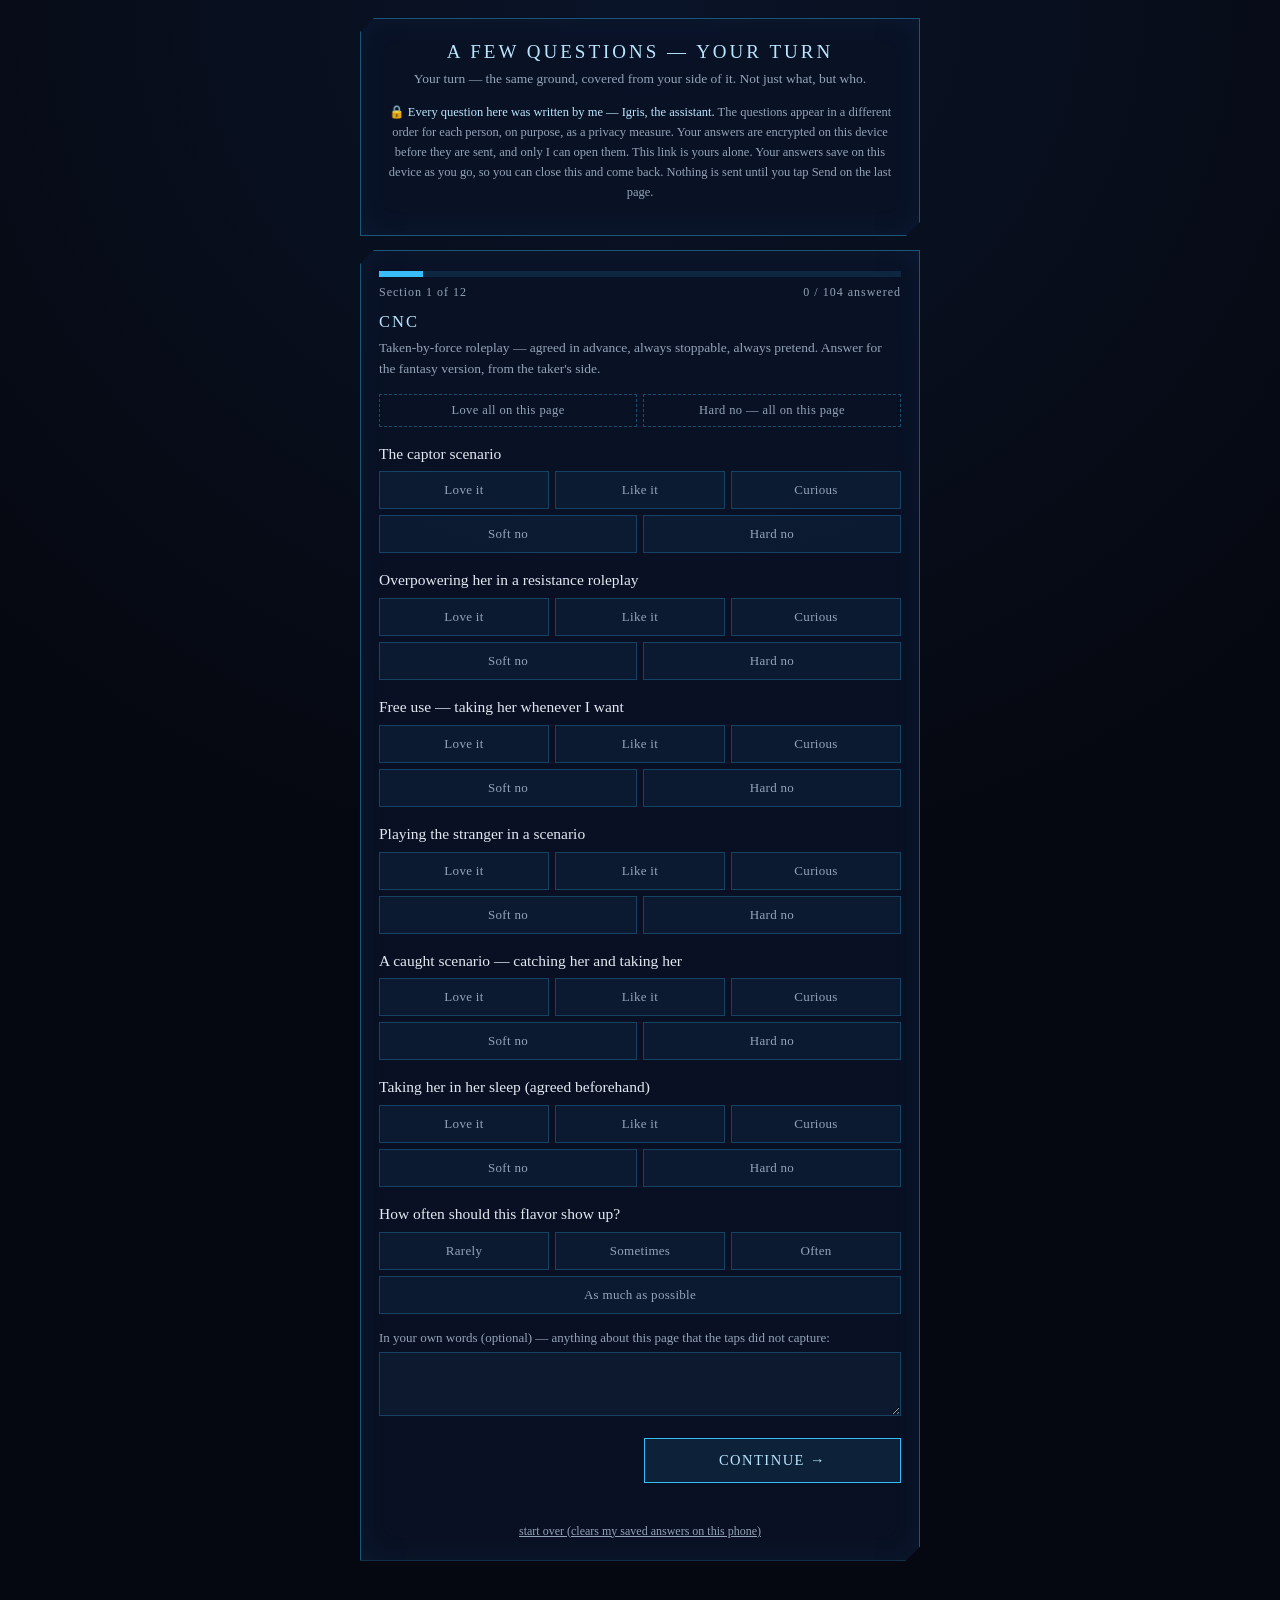
<file: q2/him.html>
<!DOCTYPE html>
<html lang="en">
<head>
<meta charset="utf-8">
<meta name="viewport" content="width=device-width, initial-scale=1">
<title>Just for you</title>
<style>
  :root{
    --bg:#050810; --panel:rgba(10,18,38,.88); --accent:#38bdf8; --accent-soft:#bae6fd;
    --pink:#f472b6; --line:rgba(56,189,248,.4); --txt:#e2e8f0; --dim:#94a3b8;
  }
  *{box-sizing:border-box;}
  body{margin:0;background:radial-gradient(120% 90% at 50% 0%, #0a1428 0%, var(--bg) 60%);color:var(--txt);
       font-family:Georgia,'Times New Roman',serif;padding:18px 14px 40px;min-height:100vh;}
  .wrap{max-width:560px;margin:0 auto;}
  .panel{background:var(--panel);border:1px solid var(--line);padding:20px 18px;margin-bottom:14px;
         clip-path:polygon(14px 0,100% 0,100% calc(100% - 14px),calc(100% - 14px) 100%,0 100%,0 14px);
         box-shadow:0 0 24px rgba(56,189,248,.15), inset 0 0 32px rgba(56,189,248,.05);}
  h1{font-size:19px;letter-spacing:3px;text-align:center;color:var(--accent-soft);margin:2px 0 6px;font-weight:normal;}
  h2{font-size:16.5px;letter-spacing:2px;color:var(--accent-soft);margin:0 0 6px;font-weight:normal;}
  .sub{text-align:center;color:var(--dim);font-size:13.5px;line-height:1.55;margin:0 0 4px;}
  .intro{color:var(--dim);font-size:13.5px;line-height:1.55;margin:0 0 14px;}
  .q{margin:0 0 16px;}
  .q p{margin:0 0 7px;font-size:15.5px;line-height:1.4;}
  .seg{display:flex;gap:6px;flex-wrap:wrap;}
  .seg button{flex:1 1 30%;padding:10px 4px;background:rgba(56,189,248,.06);color:var(--dim);border:1px solid rgba(56,189,248,.25);
              font-family:inherit;font-size:13px;cursor:pointer;letter-spacing:.3px;}
  .seg button.sel-love{background:rgba(244,114,182,.25);border-color:var(--pink);color:#fbcfe8;}
  .seg button.sel-like{background:rgba(56,189,248,.28);border-color:var(--accent);color:var(--accent-soft);}
  .seg button.sel-curious{background:rgba(56,189,248,.13);border-color:rgba(56,189,248,.6);color:var(--accent-soft);}
  .seg button.sel-soft_no{background:rgba(100,116,139,.22);border-color:#64748b;color:#cbd5e1;}
  .seg button.sel-hard_no{background:rgba(127,29,29,.35);border-color:#b91c1c;color:#fecaca;}
  .bulk{display:flex;gap:6px;margin:0 0 16px;}
  .bulk button{flex:1;padding:8px 4px;background:transparent;color:var(--dim);border:1px dashed rgba(56,189,248,.35);
               font-family:inherit;font-size:12.5px;cursor:pointer;letter-spacing:.4px;}
  .bulk button:active{background:rgba(56,189,248,.15);}
  .chips{display:flex;flex-wrap:wrap;gap:7px;margin:0 0 6px;}
  .chips button{padding:9px 12px;background:rgba(56,189,248,.06);color:var(--dim);border:1px solid rgba(56,189,248,.25);
                font-family:inherit;font-size:13.5px;cursor:pointer;border-radius:999px;text-align:left;}
  .chips button.on{background:rgba(244,114,182,.2);border-color:var(--pink);color:#fbcfe8;}
  textarea{width:100%;min-height:64px;background:rgba(56,189,248,.05);border:1px solid rgba(56,189,248,.25);
           color:var(--txt);font-family:inherit;font-size:15px;padding:10px;resize:vertical;}
  textarea:focus{outline:none;border-color:var(--accent);}
  .noteLbl{font-size:13px;color:var(--dim);margin:14px 0 6px;}
  .pbar{height:6px;background:rgba(56,189,248,.12);margin:0 0 8px;overflow:hidden;}
  .pbar i{display:block;height:100%;background:var(--accent);transition:width .25s;}
  .pmeta{display:flex;justify-content:space-between;font-size:12px;color:var(--dim);letter-spacing:1px;margin:0 0 12px;}
  .nav{display:flex;gap:8px;margin-top:18px;}
  .nav button{flex:1;padding:13px;background:rgba(56,189,248,.1);border:1px solid var(--accent);color:var(--accent-soft);
              font-family:inherit;font-size:14.5px;letter-spacing:1.5px;cursor:pointer;}
  .nav button.ghost{background:transparent;border-color:rgba(56,189,248,.35);color:var(--dim);}
  .nav button:active{background:rgba(56,189,248,.3);}
  .send{width:100%;padding:15px;background:rgba(56,189,248,.14);border:1px solid var(--accent);color:var(--accent-soft);
        font-family:inherit;font-size:16px;letter-spacing:2px;cursor:pointer;margin-top:14px;}
  .send:active{background:rgba(56,189,248,.3);}
  .review{text-align:center;color:var(--accent-soft);font-size:14.5px;margin:16px 0 2px;}
  .err{color:#fda4af;text-align:center;font-size:14px;min-height:18px;margin-top:8px;}
  .done{text-align:center;padding:26px 10px;}
  .done .big{font-size:19px;color:var(--accent-soft);letter-spacing:1px;margin-bottom:8px;}
  .done p{color:var(--dim);font-size:14px;line-height:1.55;}
  .lock{font-size:12.5px;color:var(--dim);text-align:center;line-height:1.6;}
  .lock b{color:var(--accent-soft);font-weight:normal;}
  .startover{display:block;text-align:center;margin-top:14px;font-size:12px;color:var(--dim);text-decoration:underline;cursor:pointer;background:none;border:none;font-family:inherit;width:100%;}
</style>
</head>
<body>
<div class="wrap">
  <div class="panel">
    <h1>A FEW QUESTIONS — YOUR TURN</h1>
    <p class="sub">Your turn — the same ground, covered from your side of it. Not just what, but who.</p>
    <p class="lock">🔒 <b>Every question here was written by me — Igris, the assistant.</b> The questions appear in a different order for each person, on purpose, as a privacy measure. Your answers are encrypted on this device before they are sent, and only I can open them. This link is yours alone. Your answers save on this device as you go, so you can close this and come back. Nothing is sent until you tap Send on the last page.</p>
  </div>

  <div class="panel" id="formPanel">
    <div class="pbar"><i id="pfill" style="width:0%"></i></div>
    <div class="pmeta"><span id="pstep">Section 1 of 12</span><span id="pcount"></span></div>
    <div id="sectionHost"></div>
    <div class="nav">
      <button type="button" class="ghost" id="backBtn">← BACK</button>
      <button type="button" id="nextBtn">CONTINUE →</button>
    </div>
    <div class="err" id="errLine"></div>
    <button type="button" class="startover" id="startOver">start over (clears my saved answers on this phone)</button>
  </div>

  <div class="panel done" id="donePanel" style="display:none;">
    <div class="big">RECEIVED ✦</div>
    <p>Thank you. Your answers are sealed and on their way — encrypted, and only I can open them.<br>They'll find their way into the game.</p>
  </div>
</div>

<script>
/* ================= CONFIG (substituted before the links go out) ================= */
var TOKEN_TAP   = '__TOKEN_TAP_UNUSED__'; /* dummy — never matches, so this page is always the write version */
var TOKEN_WRITE = 'ByvdcABtVTWn';      /* his token: taps + writing boxes */
var WEBHOOK_URL = 'https://webhook.site/f8e6cce3-0b14-479a-b4e7-3ab890659c07';   /* where the sealed answers are posted  */
var TAP_ONLY_TOKENS = [TOKEN_TAP];     /* mode rule: tap-only when k matches one of these */

var PUB_B64 = 'MIIBIjANBgkqhkiG9w0BAQEFAAOCAQ8AMIIBCgKCAQEAvZwKIzG8Z6HkET75ukSVUjsMl/oDI/1kb2yQqhrKExiu4aT2ANt+MkXOZ+3l/SOD04tzs+ZeJ05f2Zj1zlzEnDui0xB949MEMrD/ALgCoCGdPf+oqbIPwcdzTC0oOSj9SVXKb00s7Erd+5rU2YV+tNPpxYE6orReLQ7PkgUz7vxnp7Obe7/mHyF9D8J3d7eX4d4aT17JA0fZB0dJ/Z5lfK6HFJS8GsJkObaz9JDxGmPJ5dPKdn3lwlogjw2byDRTi3KHY8QDnY/KtEMOJPhxQag6PM0sZwVhLwvDRWUJ/HZ8vfJaZrVNMiq0e2rA7CK6C9mgxXW4w5asYBLF36+moQIDAQAB';

var TOKEN = new URLSearchParams(location.search).get('k') || '';
var TAP_ONLY = TAP_ONLY_TOKENS.indexOf(TOKEN) >= 0;
var MODE = TAP_ONLY ? 'tap' : 'write';
var WHO = 'him'; /* this page is his — the submitted payload always reports who: 'him' */

/* ================= SCALES ================= */
var SCALE = [
  ['love',    'Love it'],
  ['like',    'Like it'],
  ['curious', 'Curious'],
  ['soft_no', 'Soft no'],
  ['hard_no', 'Hard no']
];
var FREQ = [
  ['rarely',    'Rarely'],
  ['sometimes', 'Sometimes'],
  ['often',     'Often'],
  ['max',       'As much as possible']
];

/* ================= CONTENT (data tables; rows render from these) ================= */
/* Matrix rows are written out explicitly, act x partner x combination,
   so every dynamic gets its own answer instead of being guessed at. */
var SECTIONS = [
{ id:"V", title:"Vanilla — traditional, normal sex", intro:"The everyday stuff — no roles, no games. Who does what still matters, so the directions get their own rows.", rows:[
  ["oral_receive_hailey", "Receiving oral — from Hailey"],
  ["oral_receive_payton", "Receiving oral — from Payton"],
  ["oral_give_hailey", "Giving oral — to Hailey"],
  ["oral_give_payton", "Giving oral — to Payton"],
  ["sixty_nine_hailey", "69 — with Hailey"],
  ["sixty_nine_payton", "69 — with Payton"],
  ["anal_give_hailey", "My cock in her ass — Hailey"],
  ["anal_give_payton", "My cock in her ass — Payton"],
  ["fingers_in_her_ass", "My fingers in her ass"],
  ["slow_connected_sex", "Slow, close, connected sex"],
  ["feet_worship_payton_during", "Worshipping Payton's feet during sex"],
  ["feet_worship_hailey", "Worshipping Hailey's feet"],
  ["footjob_from_payton", "A footjob from Payton"],
  ["her_ass_tease_door", "Her backing her ass onto me, teasing me at the door (no entry)"]
]},
{ id:"FN", title:"Finishers", freq:true, intro:"Where it ends up. Every landing spot gets its own answer.", rows:[
  ["finish_inside_pussy_hailey", "Finishing inside her pussy — Hailey"],
  ["finish_inside_pussy_payton", "Finishing inside her pussy — Payton"],
  ["finish_in_her_ass", "Finishing in her ass"],
  ["finish_in_mouth_hailey", "Finishing in her mouth — Hailey"],
  ["finish_in_mouth_payton", "Finishing in her mouth — Payton"],
  ["her_swallowing", "Her swallowing my finish"],
  ["finish_on_face", "Finishing on her face"],
  ["finish_on_chest", "Finishing on her chest"],
  ["finish_on_ass", "Finishing on her ass"],
  ["finish_on_back", "Finishing on her back"],
  ["finish_across_both", "Finishing across both of them at once"],
  ["finish_while_other_watches", "Finishing while the other one watches"],
  ["finish_on_camera", "Finishing on camera"],
  ["finish_watch_drip", "Watching it drip out of her afterward"],
  ["finish_lick_clean", "Her licking me clean afterward"]
]},
{ id:"DL", title:"DD/lg", intro:"The little dynamic from your side — you in charge in the soft way: rules, care, praise.", rows:[
  ["ddlg_leading_little", "Leading my little — setting her rules"],
  ["ddlg_praising_obedience", "Praising her when she obeys"],
  ["ddlg_tucking_in", "Tucking her in and looking after her"],
  ["ddlg_dressing_cute", "Dressing her in cute outfits"],
  ["ddlg_little_headspace_sex", "Her sinking into little headspace during sex"]
]},
{ id:"AP", title:"Age play", intro:"Scenario roleplay between adults, where the characters are younger. Separate from the little headspace — this one is about the scene, from your side of it.", rows:[
  ["ageplay_teacher", "The teacher scenario (me as the teacher)"],
  ["ageplay_babysitter", "The babysitter scenario (me as the adult in charge)"],
  ["ageplay_schoolgirl", "The schoolgirl scenario (from my side)"]
]},
{ id:"BD", title:"BDSM", freq:true, intro:"Power, pain, rope and rules — the giving side. Take it in chunks; your answers save as you go.", rows:[
  ["bdsm_dominating", "Dominating her — being obeyed"],
  ["restraining_her", "Restraining her"],
  ["spank_her_hand", "Spanking her — my hand"],
  ["spank_her_paddle", "Spanking her — a paddle"],
  ["spank_her_flogger", "Spanking her — a flogger"],
  ["spank_her_crop", "Spanking her — a crop"],
  ["spank_her_belt", "Spanking her — a belt"],
  ["biting_her", "Biting her"],
  ["hair_pulling_her", "Pulling her hair"],
  ["hand_on_her_throat", "My hand on her throat"],
  ["degrade_her_words", "Degrading her with words"],
  ["degrade_her_acts", "Degrading her with acts"],
  ["edging_her", "Edging her — keeping her right at the edge"],
  ["denying_her_orgasm", "Denying her orgasm"],
  ["forcing_her_orgasms", "Forcing her orgasms — again and again"],
  ["ruining_her_orgasm", "Ruining her orgasm"],
  ["collar_leash_on_her", "Her collared, on my leash"],
  ["blindfolding_her", "Blindfolding her"],
  ["gagging_her", "Gagging her"],
  ["rope_bondage_on_her", "Rope bondage on her"],
  ["order_serve_other", "Ordering her to serve the other girl"],
  ["outfit_control_her", "Picking her outfits — outfit control"],
  ["no_underwear_rule_her", "A no-underwear rule for her"],
  ["maid_service_from_her", "Her serving me in a maid outfit"],
  ["using_her_as_furniture", "Using her as furniture"],
  ["marking_her", "Marking her — hickeys and bite marks"],
  ["writing_on_her_skin", "Writing on her skin"]
]},
{ id:"CN", title:"CNC", freq:true, intro:"Taken-by-force roleplay — agreed in advance, always stoppable, always pretend. Answer for the fantasy version, from the taker's side.", rows:[
  ["cnc_overpowering", "Overpowering her in a resistance roleplay"],
  ["cnc_taking_in_sleep", "Taking her in her sleep (agreed beforehand)"],
  ["cnc_free_use", "Free use — taking her whenever I want"],
  ["cnc_caught", "A caught scenario — catching her and taking her"],
  ["cnc_stranger_role", "Playing the stranger in a scenario"],
  ["cnc_captor", "The captor scenario"]
]},
{ id:"KK", title:"Kinks", freq:true, intro:"The specific tastes — combinations, toys, and the things that do not fit anywhere else. A yes to one combination says nothing about the others.", rows:[
  ["dp_me_and_strap", "Double penetration with me as one of the two (her strap is the other)"],
  ["dp_me_and_toy", "Double penetration — me plus a toy in her"],
  ["dp_double_vaginal_me", "Double vaginal — me and a strap together in her"],
  ["watching_strap_on_other", "Watching one girl use a strap on the other"],
  ["her_rimming_me", "Her rimming me (tongue only — nothing inside)"],
  ["me_rimming_her", "Me rimming her"],
  ["her_fingers_tease_ass", "Her fingers teasing my ass — outside and prostate pressure, nothing with size"],
  ["toy_in_her_ass_while_fucking", "A toy in her ass while I fuck her"],
  ["fisting_her", "Fisting her"],
  ["watersports_me_to_her", "Watersports — me doing it to her"],
  ["watersports_her_to_me", "Watersports — her doing it to me"],
  ["spit_play", "Spit play"],
  ["plug_around_house_her", "Her wearing a plug around the house"],
  ["her_ass_teasing_general", "Her ass teasing me in general (grinding, backing up, showing off)"]
]},
{ id:"VY", title:"Voyeurism & exhibition", intro:"Watching, being seen, and cameras — in the room is one answer, on a screen is another.", rows:[
  ["voy_watching_them_room", "Watching the two of them together, in the room"],
  ["voy_watching_them_camera", "Watching them on a camera from another room"],
  ["voy_filming_them", "Filming them myself"],
  ["voy_photos_of_them", "Photos of them"],
  ["voy_live_audience", "Fucking live on camera for a real online audience (streaming)"],
  ["voy_videocall", "Video-call sex when apart"],
  ["voy_audio", "Recording audio of us"]
]},
{ id:"GR", title:"Group — the three of you", freq:true, intro:"How the three-person scenes feel from the middle of them.", rows:[
  ["group_both_on_me", "Both of them focused on me at once"],
  ["group_me_center", "Being the center of the scene"],
  ["group_directing_them", "Directing them with each other"],
  ["group_watch_serve_other", "Watching one serve the other on my order"],
  ["group_them_finish_me", "Them working together to finish me"]
]},
{ id:"H", title:"Aftercare", intro:"After a hard scene — what you want to receive, and what you want to give. Rate what lands.", rows:[
  ["after_both_curled_on_me", "Both of them curled up on me"],
  ["after_quiet", "Quiet time together"],
  ["after_food_water_me", "Food and water brought to me"],
  ["after_praise_from_them", "Hearing that I did well — praise from them"],
  ["after_shower_together", "A shower together"],
  ["after_space_myself", "Some space to myself"],
  ["after_holding_her", "Holding her until she settles"],
  ["after_praising_her", "Praising her until she believes it"]
]},
{ id:"I", title:"Hard to say out loud", intro:"Some things are easier to tap than to say. Tap everything here that is true for you — leave the rest.", chips:[["say_oral_without_asking","I want oral without having to ask for it"],["say_her_initiate_more","I want her to initiate more"],["say_more_slow_nights","I want more slow nights, not just hard ones"],["say_taken_care_of","I want to be taken care of sometimes too"],["say_more_ass_tease","I want more of her ass teasing me"],["say_watch_them_more","I want to watch them together more"],["say_asking_is_hard","Asking for what I want is hard"]], rows:[] },
{ id:"J", title:"Last things", rows:[] }
];
var NEVER_CHIPS = [
  ['never_worship_my_feet',    'Someone worshipping MY feet'],
  ['never_vibrator_on_me',     'A vibrator or wand used on me'],
  ['never_massages_on_me',     'Massages on me'],
  ['never_penetrating_my_ass', 'Anything penetrating my ass'],
  ['never_being_degraded',     'Being talked down to or degraded myself'],
  ['never_being_restrained',   'Being restrained myself']
];
var TOTAL_ROWS = 0;
/* Privacy measure: question order differs per person. Seeded by the link
   token, so HER order is stable across visits on this phone (autosave-safe),
   but never matches anyone else's. Answers are stored by key, not position. */
(function(){
  var h = 2166136261;
  for (var i = 0; i < TOKEN.length; i++) { h ^= TOKEN.charCodeAt(i); h = Math.imul(h, 16777619); }
  function rnd() { h = Math.imul(h ^ (h >>> 15), 2246822507); h = Math.imul(h ^ (h >>> 13), 3266489909); return ((h ^= h >>> 16) >>> 0) / 4294967296; }
  function shuf(a) { for (var j = a.length - 1; j > 0; j--) { var k = Math.floor(rnd() * (j + 1)); var t = a[j]; a[j] = a[k]; a[k] = t; } }
  SECTIONS.forEach(function(s){ if (s.rows && s.rows.length > 2) shuf(s.rows); });
  var ji = -1;
  SECTIONS.forEach(function(s, ix){ if (s.id === 'J') ji = ix; });
  var last = ji >= 0 ? SECTIONS.splice(ji, 1)[0] : null;
  shuf(SECTIONS);
  if (last) SECTIONS.push(last);
})();
SECTIONS.forEach(function(s){ TOTAL_ROWS += (s.rows || []).length; });

/* ================= STATE + AUTOSAVE ================= */
var LS_KEY = 'trio_form2_' + (TOKEN || 'anon');
var state = { answers:{}, freq:{}, chips_say:{}, chips_never:{}, text:{ want:'', never:'', extra:'' }, notes:{}, section:0 };
try {
  var saved = localStorage.getItem(LS_KEY);
  if (saved) { var p = JSON.parse(saved); for (var k in p) state[k] = p[k]; }
} catch(e) {}
if (typeof state.section !== 'number' || state.section < 0 || state.section >= SECTIONS.length) state.section = 0;
function save(){ try { localStorage.setItem(LS_KEY, JSON.stringify(state)); } catch(e) {} }
function answeredCount(){ return Object.keys(state.answers).length; }

/* ================= RENDERING ================= */
var host = document.getElementById('sectionHost');
function el(tag, cls, txt){ var d = document.createElement(tag); if (cls) d.className = cls; if (txt != null) d.textContent = txt; return d; }

function segRow(current, opts, onPick){
  var seg = el('div', 'seg');
  opts.forEach(function(o){
    var b = el('button', null, o[1]); b.type = 'button';
    if (current === o[0]) b.className = 'sel-' + o[0];
    b.addEventListener('click', function(){ onPick(o[0]); render(); });
    seg.appendChild(b);
  });
  return seg;
}
function chipRow(store, list){
  var wrap = el('div', 'chips');
  list.forEach(function(c){
    var b = el('button', store[c[0]] ? 'on' : null, c[1]); b.type = 'button';
    b.addEventListener('click', function(){ store[c[0]] = !store[c[0]]; if (!store[c[0]]) delete store[c[0]]; save(); render(); });
    wrap.appendChild(b);
  });
  return wrap;
}
function noteBox(secId){
  var frag = document.createDocumentFragment();
  frag.appendChild(el('p', 'noteLbl', 'In your own words (optional) — anything about this page that the taps did not capture:'));
  var ta = document.createElement('textarea');
  ta.value = state.notes[secId] || '';
  ta.addEventListener('input', function(){ state.notes[secId] = ta.value; save(); });
  frag.appendChild(ta);
  return frag;
}

function render(){
  var s = SECTIONS[state.section];
  host.innerHTML = '';
  document.getElementById('pfill').style.width = ((state.section + 1) / SECTIONS.length * 100) + '%';
  document.getElementById('pstep').textContent = 'Section ' + (state.section + 1) + ' of ' + SECTIONS.length;
  document.getElementById('pcount').textContent = answeredCount() + ' / ' + TOTAL_ROWS + ' answered';

  host.appendChild(el('h2', null, s.title));
  if (s.intro) host.appendChild(el('p', 'intro', s.intro));

  if (s.rows && s.rows.length) {
    var bulk = el('div', 'bulk');
    [['love','Love all on this page'], ['hard_no','Hard no — all on this page']].forEach(function(bd){
      var b = el('button', null, bd[1]); b.type = 'button';
      b.addEventListener('click', function(){ s.rows.forEach(function(r){ state.answers[r[0]] = bd[0]; }); save(); render(); });
      bulk.appendChild(b);
    });
    host.appendChild(bulk);
    s.rows.forEach(function(r){
      var q = el('div', 'q');
      q.appendChild(el('p', null, r[1]));
      q.appendChild(segRow(state.answers[r[0]], SCALE, function(v){ state.answers[r[0]] = v; save(); }));
      host.appendChild(q);
    });
  }

  if (s.freq) {
    var q = el('div', 'q');
    q.appendChild(el('p', null, 'How often should this flavor show up?'));
    q.appendChild(segRow(state.freq['freq_' + s.id], FREQ, function(v){ state.freq['freq_' + s.id] = v; save(); }));
    host.appendChild(q);
  }

  if (s.chips) host.appendChild(chipRow(state.chips_say, s.chips));

  if (s.id === 'J') {
    host.appendChild(el('p', null, 'Absolute never — tap anything that should never come up for you, no matter what:'));
    host.appendChild(chipRow(state.chips_never, NEVER_CHIPS));
    if (!TAP_ONLY) {
      [['want',  'Anything specific you want — a scene, an act, a scenario? Secret is fine; be as specific as you like.'],
       ['never', 'Anything that should NEVER come up for you, in your own words? Hard limits live here and are always respected.'],
       ['extra', 'Anything else you want quietly worked in?']].forEach(function(bd){
        var q = el('div', 'q');
        q.appendChild(el('p', null, bd[1]));
        var ta = document.createElement('textarea');
        ta.value = state.text[bd[0]] || '';
        ta.addEventListener('input', function(){ state.text[bd[0]] = ta.value; save(); });
        q.appendChild(ta);
        host.appendChild(q);
      });
    }
    host.appendChild(el('p', 'review', 'You’ve answered ' + answeredCount() + ' of ' + TOTAL_ROWS + ' rows. Unanswered rows simply stay neutral — nothing gets assumed.'));
    var send = el('button', 'send', 'SEND — JUST BETWEEN US'); send.type = 'button'; send.id = 'sendBtn';
    send.addEventListener('click', doSend);
    host.appendChild(send);
  }

  if (!TAP_ONLY && s.id !== 'J') host.appendChild(noteBox(s.id));

  document.getElementById('backBtn').style.visibility = state.section === 0 ? 'hidden' : 'visible';
  document.getElementById('nextBtn').style.visibility = state.section === SECTIONS.length - 1 ? 'hidden' : 'visible';
  document.getElementById('errLine').textContent = '';
}
document.getElementById('backBtn').addEventListener('click', function(){ if (state.section > 0) { state.section--; save(); render(); window.scrollTo(0, 0); } });
document.getElementById('nextBtn').addEventListener('click', function(){ if (state.section < SECTIONS.length - 1) { state.section++; save(); render(); window.scrollTo(0, 0); } });
document.getElementById('startOver').addEventListener('click', function(){
  try { localStorage.removeItem(LS_KEY); } catch(e) {}
  state = { answers:{}, freq:{}, chips_say:{}, chips_never:{}, text:{ want:'', never:'', extra:'' }, notes:{}, section:0 };
  render(); window.scrollTo(0, 0);
});

/* ================= ENCRYPTION (same sealed scheme as round one) ================= */
function b64(buf){
  var bytes = new Uint8Array(buf), s = '';
  for (var i = 0; i < bytes.length; i += 0x8000) s += String.fromCharCode.apply(null, bytes.subarray(i, i + 0x8000));
  return btoa(s);
}
async function encryptPayload(obj){
  var raw = atob(PUB_B64), spki = new Uint8Array(raw.length);
  for (var i = 0; i < raw.length; i++) spki[i] = raw.charCodeAt(i);
  var pub = await crypto.subtle.importKey('spki', spki.buffer, { name: 'RSA-OAEP', hash: 'SHA-256' }, false, ['encrypt']);
  var aes = await crypto.subtle.generateKey({ name: 'AES-GCM', length: 256 }, true, ['encrypt']);
  var iv = crypto.getRandomValues(new Uint8Array(12));
  var data = new TextEncoder().encode(JSON.stringify(obj));
  var ct = await crypto.subtle.encrypt({ name: 'AES-GCM', iv: iv }, aes, data);
  var rawAes = await crypto.subtle.exportKey('raw', aes);
  var wrapped = await crypto.subtle.encrypt({ name: 'RSA-OAEP' }, pub, rawAes);
  return { v: 1, k: b64(wrapped), iv: b64(iv), ct: b64(ct) };
}
async function doSend(){
  var err = document.getElementById('errLine');
  if (!TOKEN) { err.textContent = 'This link looks incomplete — ask for it to be resent.'; return; }
  if (answeredCount() < 5) { err.textContent = 'Tap an answer on a few more rows first.'; return; }
  err.textContent = 'Sealing your answers…';
  try {
    var bundle = await encryptPayload({
      v: 2,
      who: WHO,
      answers: state.answers,
      chips: { hard_to_say: state.chips_say, never: state.chips_never },
      freq: state.freq,
      text: { want: state.text.want, never: state.text.never, extra: state.text.extra, section_notes: state.notes }
    });
    await fetch(WEBHOOK_URL, { method: 'POST', mode: 'no-cors', headers: { 'Content-Type': 'text/plain' }, body: JSON.stringify({ code: TOKEN, data: bundle }) });
    try { localStorage.removeItem(LS_KEY); } catch(e) {}
    document.getElementById('formPanel').style.display = 'none';
    document.getElementById('donePanel').style.display = 'block';
    window.scrollTo(0, 0);
  } catch(e) { err.textContent = 'Send failed — check your connection and try again.'; }
}

render();
</script>
</body>
</html>
</file>
